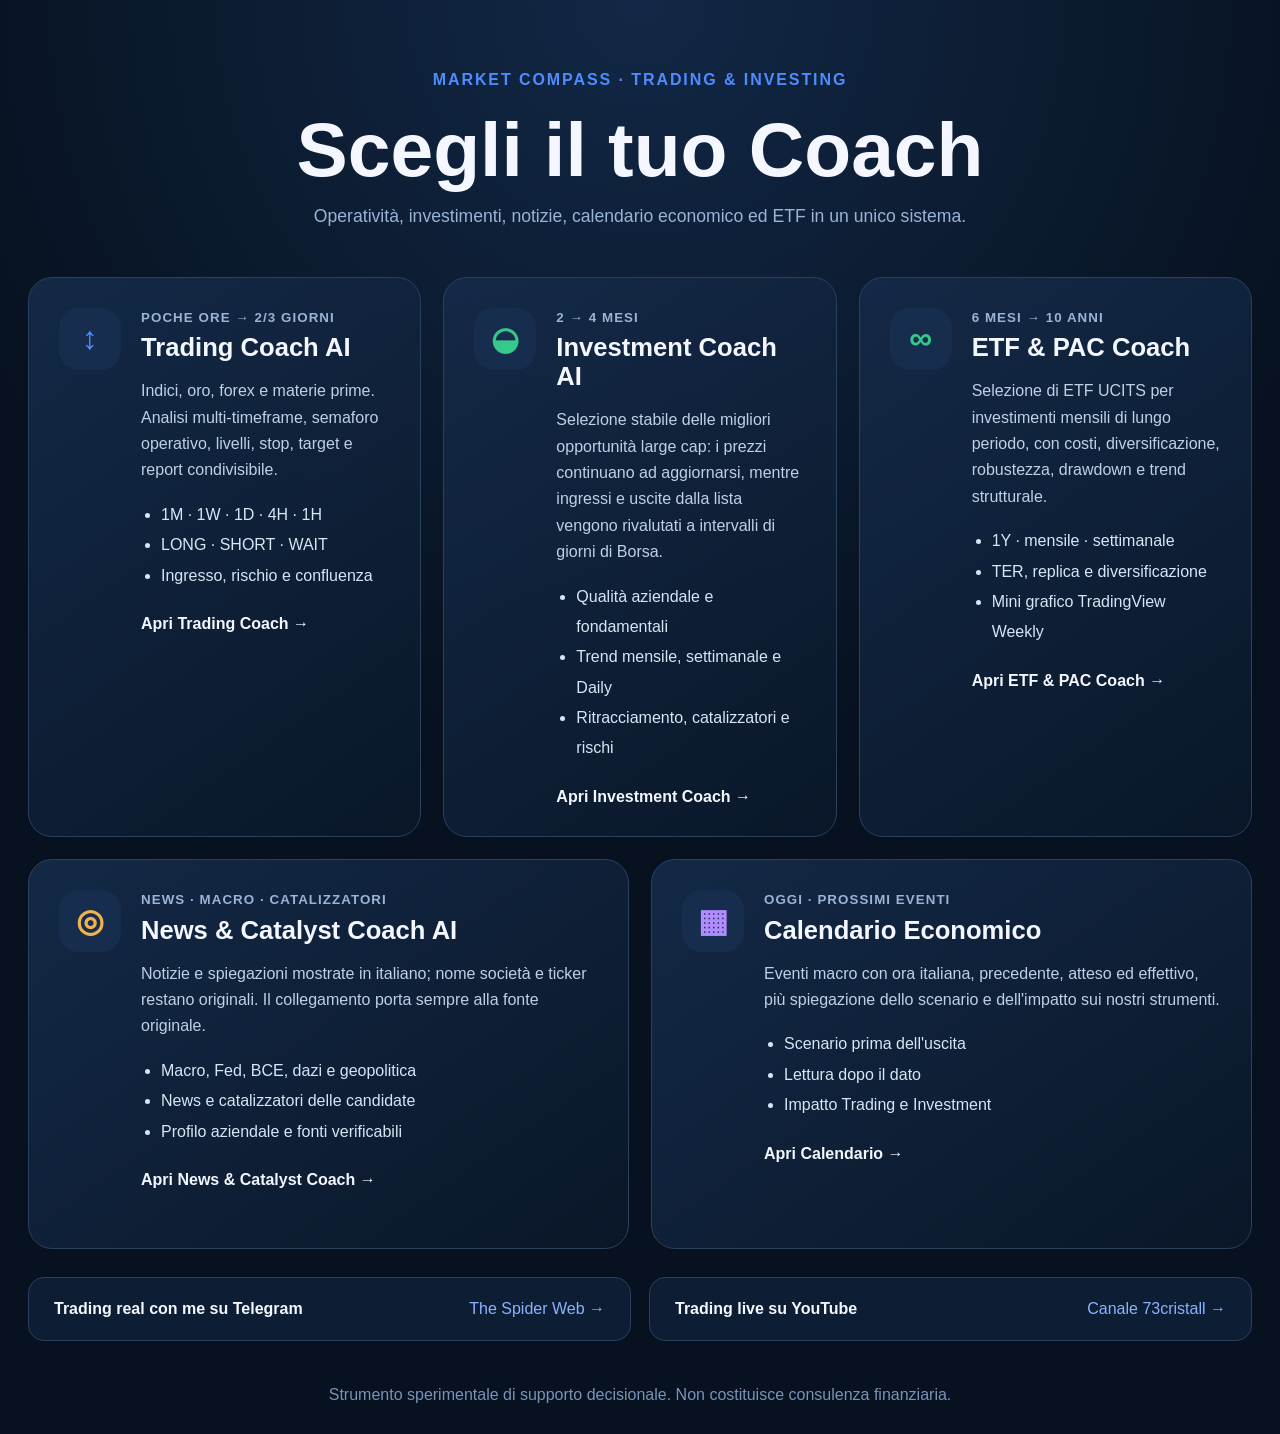
<file: index.html>
<!doctype html>
<html lang="it">
<head>
  <meta charset="utf-8">
  <meta name="viewport" content="width=device-width,initial-scale=1">
  <meta name="description" content="Market Compass: Trading Coach AI e Investment Coach AI">
  <title>Market Compass</title>
  <link rel="stylesheet" href="shared/landing.css?v=702">
</head>
<body>
<main class="landing">
  <header class="brand">
    <p>MARKET COMPASS · TRADING & INVESTING</p>
    <h1>Scegli il tuo Coach</h1>
    <span>Operatività, investimenti, notizie, calendario economico ed ETF in un unico sistema.</span>
  </header>

  <section class="coach-grid primary-grid">
    <a class="coach-card trading-card" href="trading/">
      <div class="coach-icon">↕</div>
      <div>
        <small>POCHE ORE → 2/3 GIORNI</small>
        <h2>Trading Coach AI</h2>
        <p>Indici, oro, forex e materie prime. Analisi multi-timeframe, semaforo operativo, livelli, stop, target e report condivisibile.</p>
        <ul><li>1M · 1W · 1D · 4H · 1H</li><li>LONG · SHORT · WAIT</li><li>Ingresso, rischio e confluenza</li></ul>
        <strong class="enter">Apri Trading Coach →</strong>
      </div>
    </a>

    <a class="coach-card investment-card" href="investing/">
      <div class="coach-icon">◒</div>
      <div>
        <small>2 → 4 MESI</small>
        <h2>Investment Coach AI</h2>
        <p>Selezione stabile delle migliori opportunità large cap: i prezzi continuano ad aggiornarsi, mentre ingressi e uscite dalla lista vengono rivalutati a intervalli di giorni di Borsa.</p>
        <ul><li>Qualità aziendale e fondamentali</li><li>Trend mensile, settimanale e Daily</li><li>Ritracciamento, catalizzatori e rischi</li></ul>
        <strong class="enter">Apri Investment Coach →</strong>
      </div>
    </a>

    <a class="coach-card etf-card" href="etf/">
      <div class="coach-icon">∞</div>
      <div>
        <small>6 MESI → 10 ANNI</small>
        <h2>ETF & PAC Coach</h2>
        <p>Selezione di ETF UCITS per investimenti mensili di lungo periodo, con costi, diversificazione, robustezza, drawdown e trend strutturale.</p>
        <ul><li>1Y · mensile · settimanale</li><li>TER, replica e diversificazione</li><li>Mini grafico TradingView Weekly</li></ul>
        <strong class="enter">Apri ETF & PAC Coach →</strong>
      </div>
    </a>
  </section>

  <section class="coach-grid secondary-grid">
    <a class="coach-card intelligence-card" href="intelligence/">
      <div class="coach-icon">◎</div>
      <div>
        <small>NEWS · MACRO · CATALIZZATORI</small>
        <h2>News & Catalyst Coach AI</h2>
        <p>Notizie e spiegazioni mostrate in italiano; nome società e ticker restano originali. Il collegamento porta sempre alla fonte originale.</p>
        <ul><li>Macro, Fed, BCE, dazi e geopolitica</li><li>News e catalizzatori delle candidate</li><li>Profilo aziendale e fonti verificabili</li></ul>
        <strong class="enter">Apri News & Catalyst Coach →</strong>
      </div>
    </a>

    <a class="coach-card calendar-card" href="calendar/">
      <div class="coach-icon">▦</div>
      <div>
        <small>OGGI · PROSSIMI EVENTI</small>
        <h2>Calendario Economico</h2>
        <p>Eventi macro con ora italiana, precedente, atteso ed effettivo, più spiegazione dello scenario e dell'impatto sui nostri strumenti.</p>
        <ul><li>Scenario prima dell'uscita</li><li>Lettura dopo il dato</li><li>Impatto Trading e Investment</li></ul>
        <strong class="enter">Apri Calendario →</strong>
      </div>
    </a>
  </section>

  <section class="social-links">
    <a href="https://t.me/The_Spider_Web" target="_blank" rel="noopener"><strong>Trading real con me su Telegram</strong><span>The Spider Web →</span></a>
    <a href="http://www.youtube.com/@73cristall" target="_blank" rel="noopener"><strong>Trading live su YouTube</strong><span>Canale 73cristall →</span></a>
  </section>

  <footer>Strumento sperimentale di supporto decisionale. Non costituisce consulenza finanziaria.</footer>
</main>
</body>
</html>
</file>
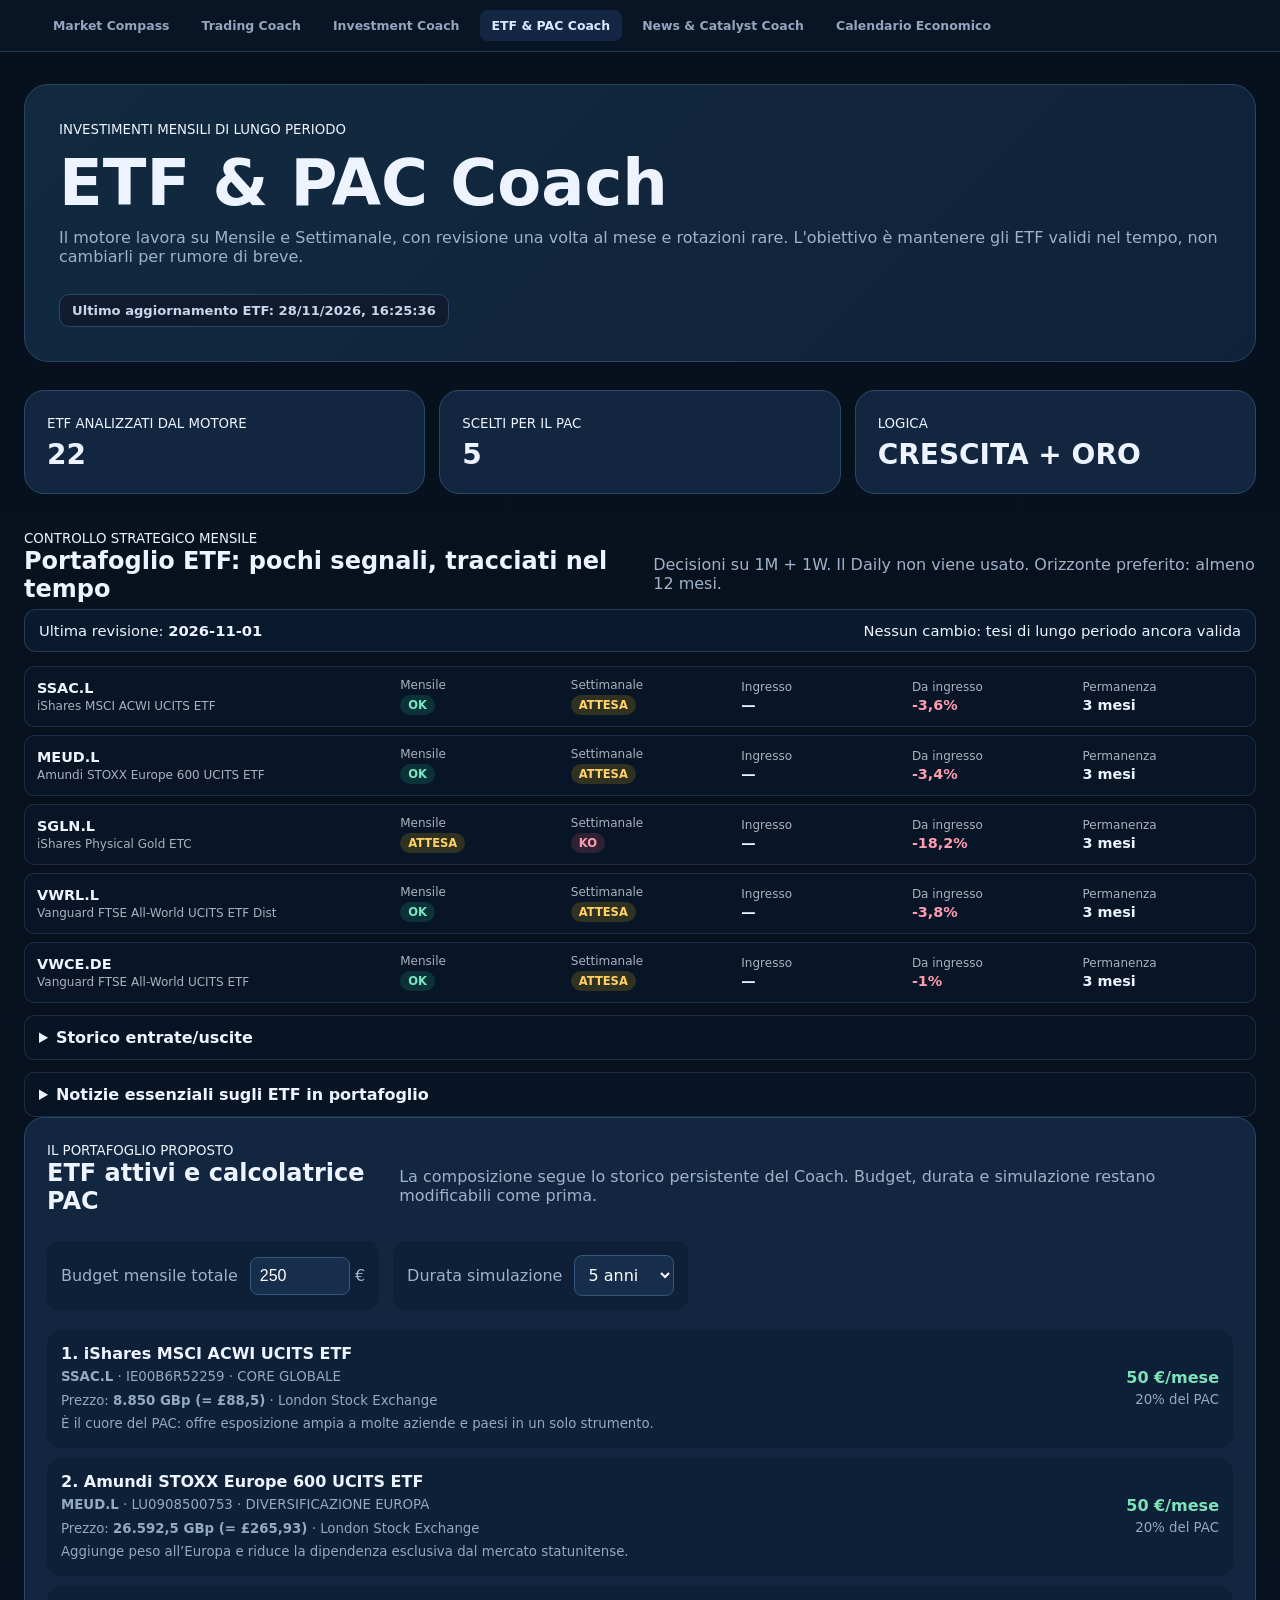
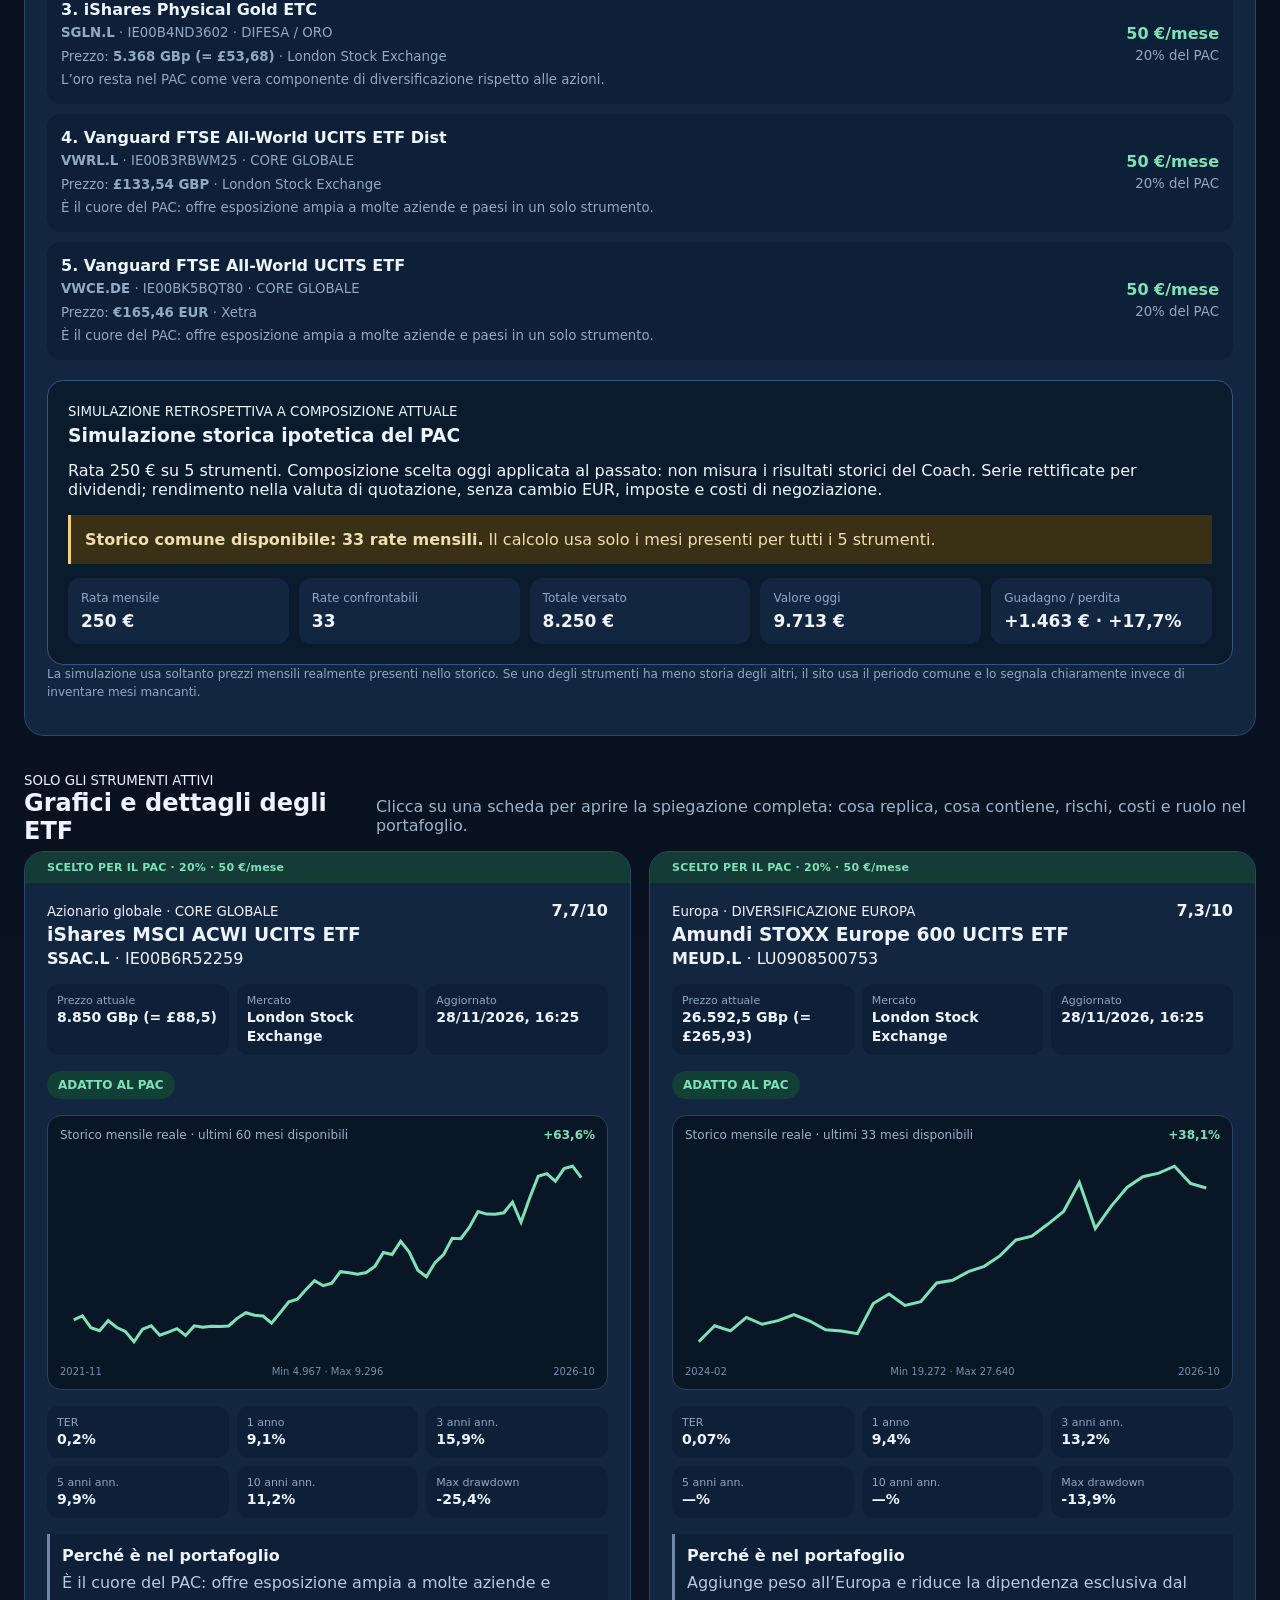
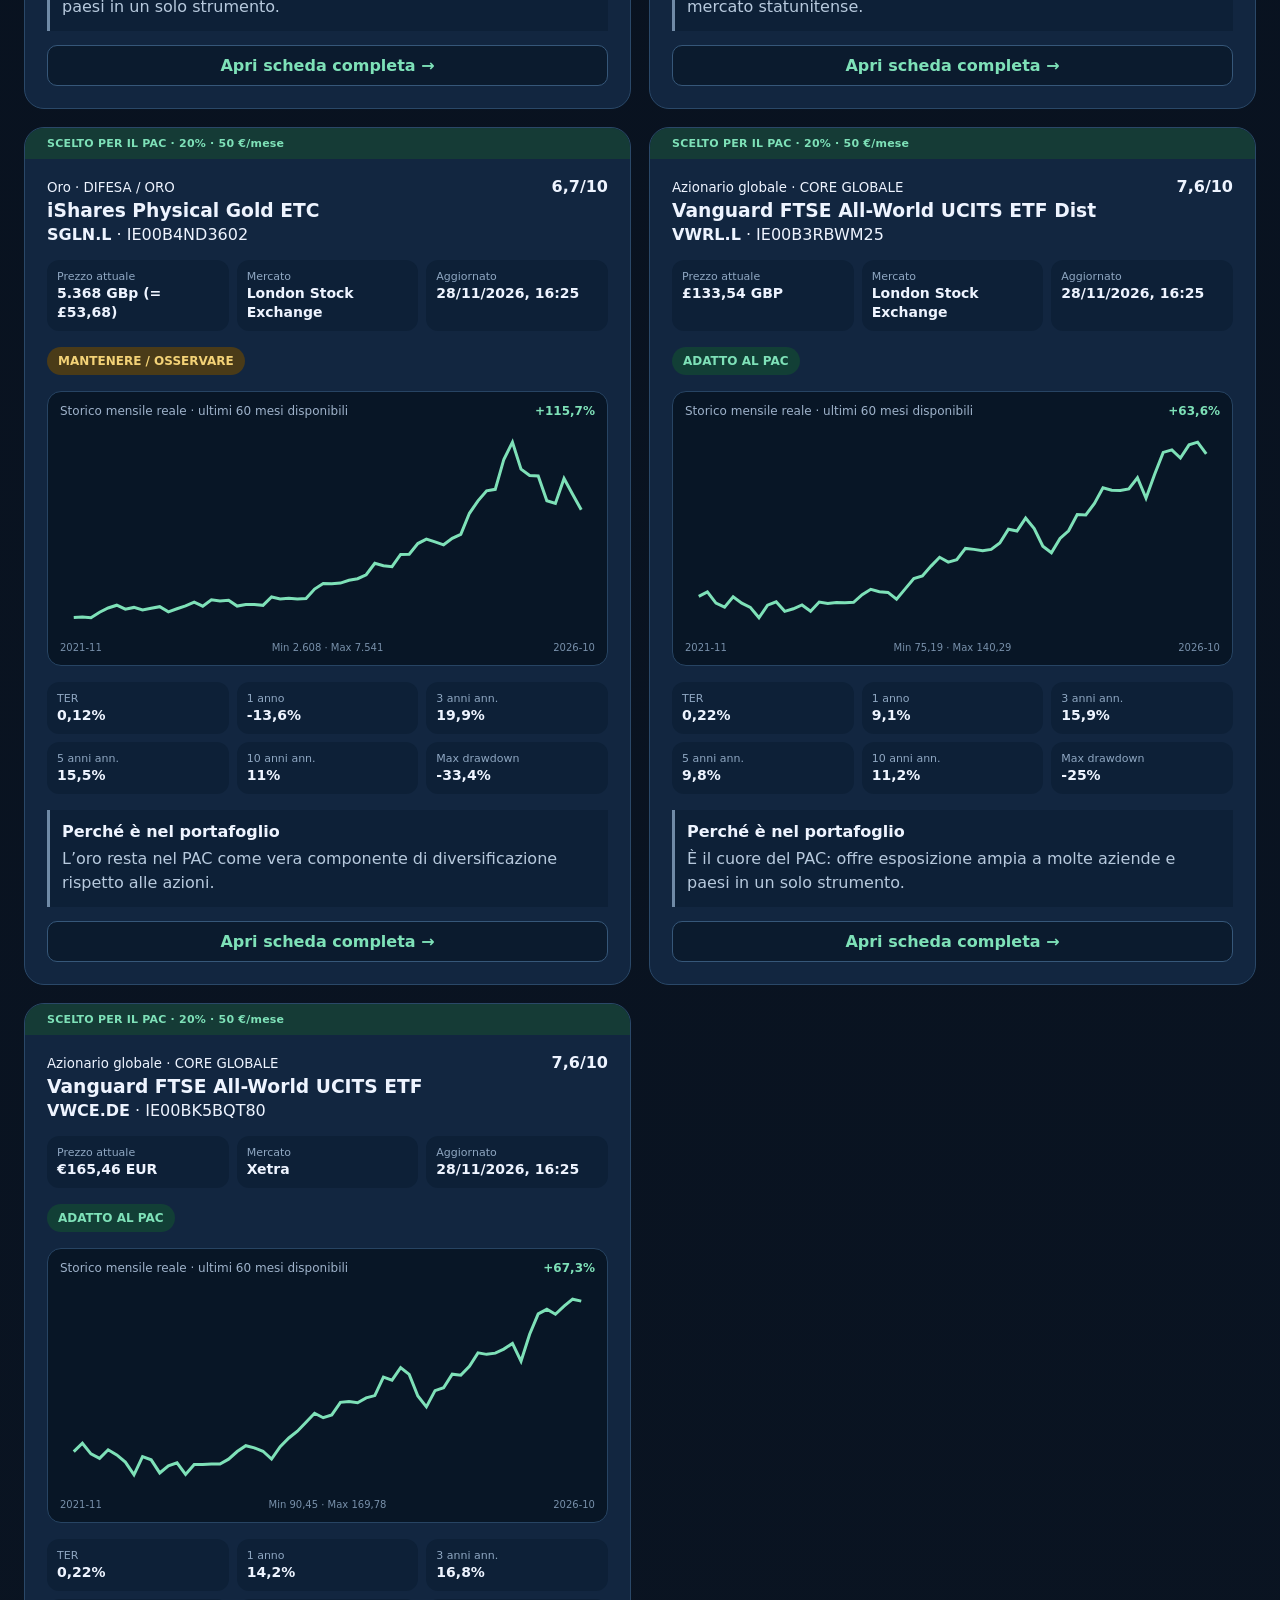
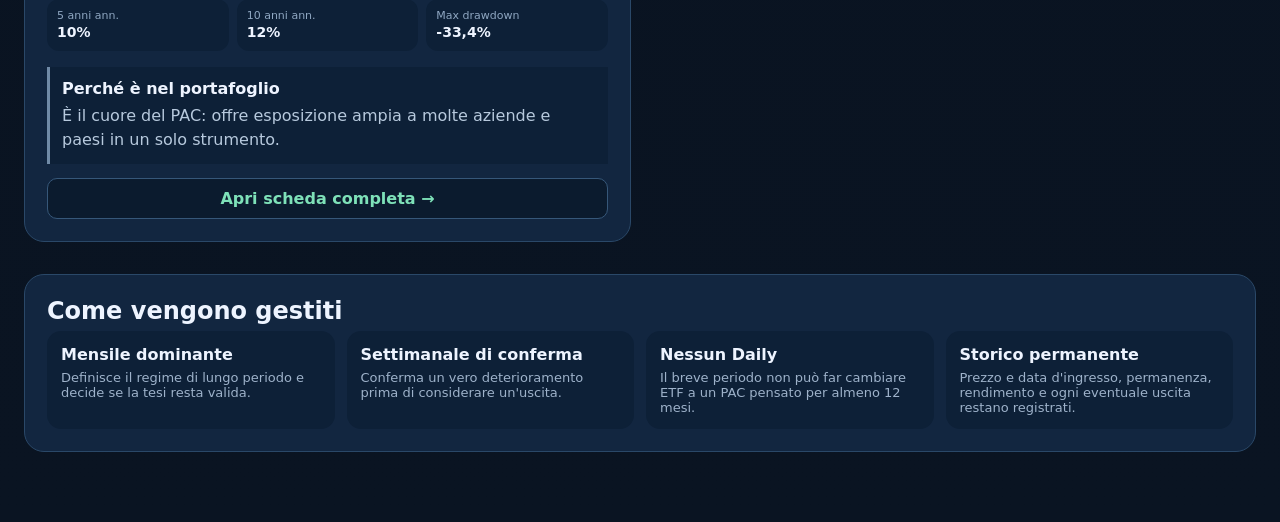
<file: etf/index.html>
<!doctype html><html lang="it"><head><meta charset="utf-8"><meta name="viewport" content="width=device-width,initial-scale=1"><title>ETF & PAC Coach · Market Compass</title><link rel="stylesheet" href="../trading/styles.css?v=521"><link rel="stylesheet" href="styles.css?v=4"><link rel="stylesheet" href="long-term.css?v=1"><style>.module-update{margin-top:12px;padding:8px 12px;border:1px solid #2d4668;border-radius:10px;background:#0f1b2e;color:#c8d7eb;font-size:.82rem;font-weight:700;display:inline-block}.module-update[data-ok="false"]{border-color:#7d3b45;color:#ffb6bf}</style></head><body><nav class="module-nav"><a href="../">Market Compass</a><a href="../trading/">Trading Coach</a><a href="../investing/">Investment Coach</a><a class="active" href="./">ETF & PAC Coach</a><a href="../intelligence/">News & Catalyst Coach</a><a href="../calendar/">Calendario Economico</a></nav><main class="etf-main"><section class="hero"><small>INVESTIMENTI MENSILI DI LUNGO PERIODO</small><h1>ETF & PAC Coach</h1><p>Il motore lavora su Mensile e Settimanale, con revisione una volta al mese e rotazioni rare. L'obiettivo è mantenere gli ETF validi nel tempo, non cambiarli per rumore di breve.</p><div class="module-update" data-module-status="etf" data-module-label="ETF">Ultimo aggiornamento ETF: caricamento…</div></section><section id="summary" class="pac-summary"></section><section id="strategyPanel"></section><section class="builder"><div class="section-title"><div><small>IL PORTAFOGLIO PROPOSTO</small><h2>ETF attivi e calcolatrice PAC</h2></div><p>La composizione segue lo storico persistente del Coach. Budget, durata e simulazione restano modificabili come prima.</p></div><div class="controls"><label>Budget mensile totale <span><input id="monthlyBudget" type="number" min="25" step="25" value="250"> €</span></label><label>Durata simulazione <select id="years"><option value="1">1 anno</option><option value="3">3 anni</option><option value="5" selected>5 anni</option><option value="10">10 anni</option></select></label></div><div id="portfolioPlan" class="portfolio-plan"></div><div id="pacSimulation" class="simulation"></div><p class="simulation-note">La simulazione usa soltanto prezzi mensili realmente presenti nello storico. Se uno degli strumenti ha meno storia degli altri, il sito usa il periodo comune e lo segnala chiaramente invece di inventare mesi mancanti.</p></section><section><div class="section-title"><div><small>SOLO GLI STRUMENTI ATTIVI</small><h2>Grafici e dettagli degli ETF</h2></div><p>Clicca su una scheda per aprire la spiegazione completa: cosa replica, cosa contiene, rischi, costi e ruolo nel portafoglio.</p></div><div id="cards" class="etf-grid"></div></section><section class="method"><h2>Come vengono gestiti</h2><div class="method-grid"><div><strong>Mensile dominante</strong><span>Definisce il regime di lungo periodo e decide se la tesi resta valida.</span></div><div><strong>Settimanale di conferma</strong><span>Conferma un vero deterioramento prima di considerare un'uscita.</span></div><div><strong>Nessun Daily</strong><span>Il breve periodo non può far cambiare ETF a un PAC pensato per almeno 12 mesi.</span></div><div><strong>Storico permanente</strong><span>Prezzo e data d'ingresso, permanenza, rendimento e ogni eventuale uscita restano registrati.</span></div></div></section></main><dialog id="etfDialog" class="etf-dialog"><button type="button" id="closeEtfDialog" class="dialog-close" aria-label="Chiudi">×</button><div id="etfDialogContent"></div></dialog><script src="app.js?v=4"></script><script src="long-term.js?v=1"></script><script src="../module-status.js?v=1"></script><script>(function(){const d=document.getElementById('etfDialog'),x=document.getElementById('closeEtfDialog');function close(e){if(e){e.preventDefault();e.stopPropagation();}if(d&&d.open)d.close();}if(x){x.addEventListener('click',close);x.addEventListener('pointerup',close);}if(d)d.addEventListener('click',e=>{if(e.target===d)close(e)});document.addEventListener('keydown',e=>{if(e.key==='Escape'&&d?.open)close(e)});})();</script></body></html>
</file>
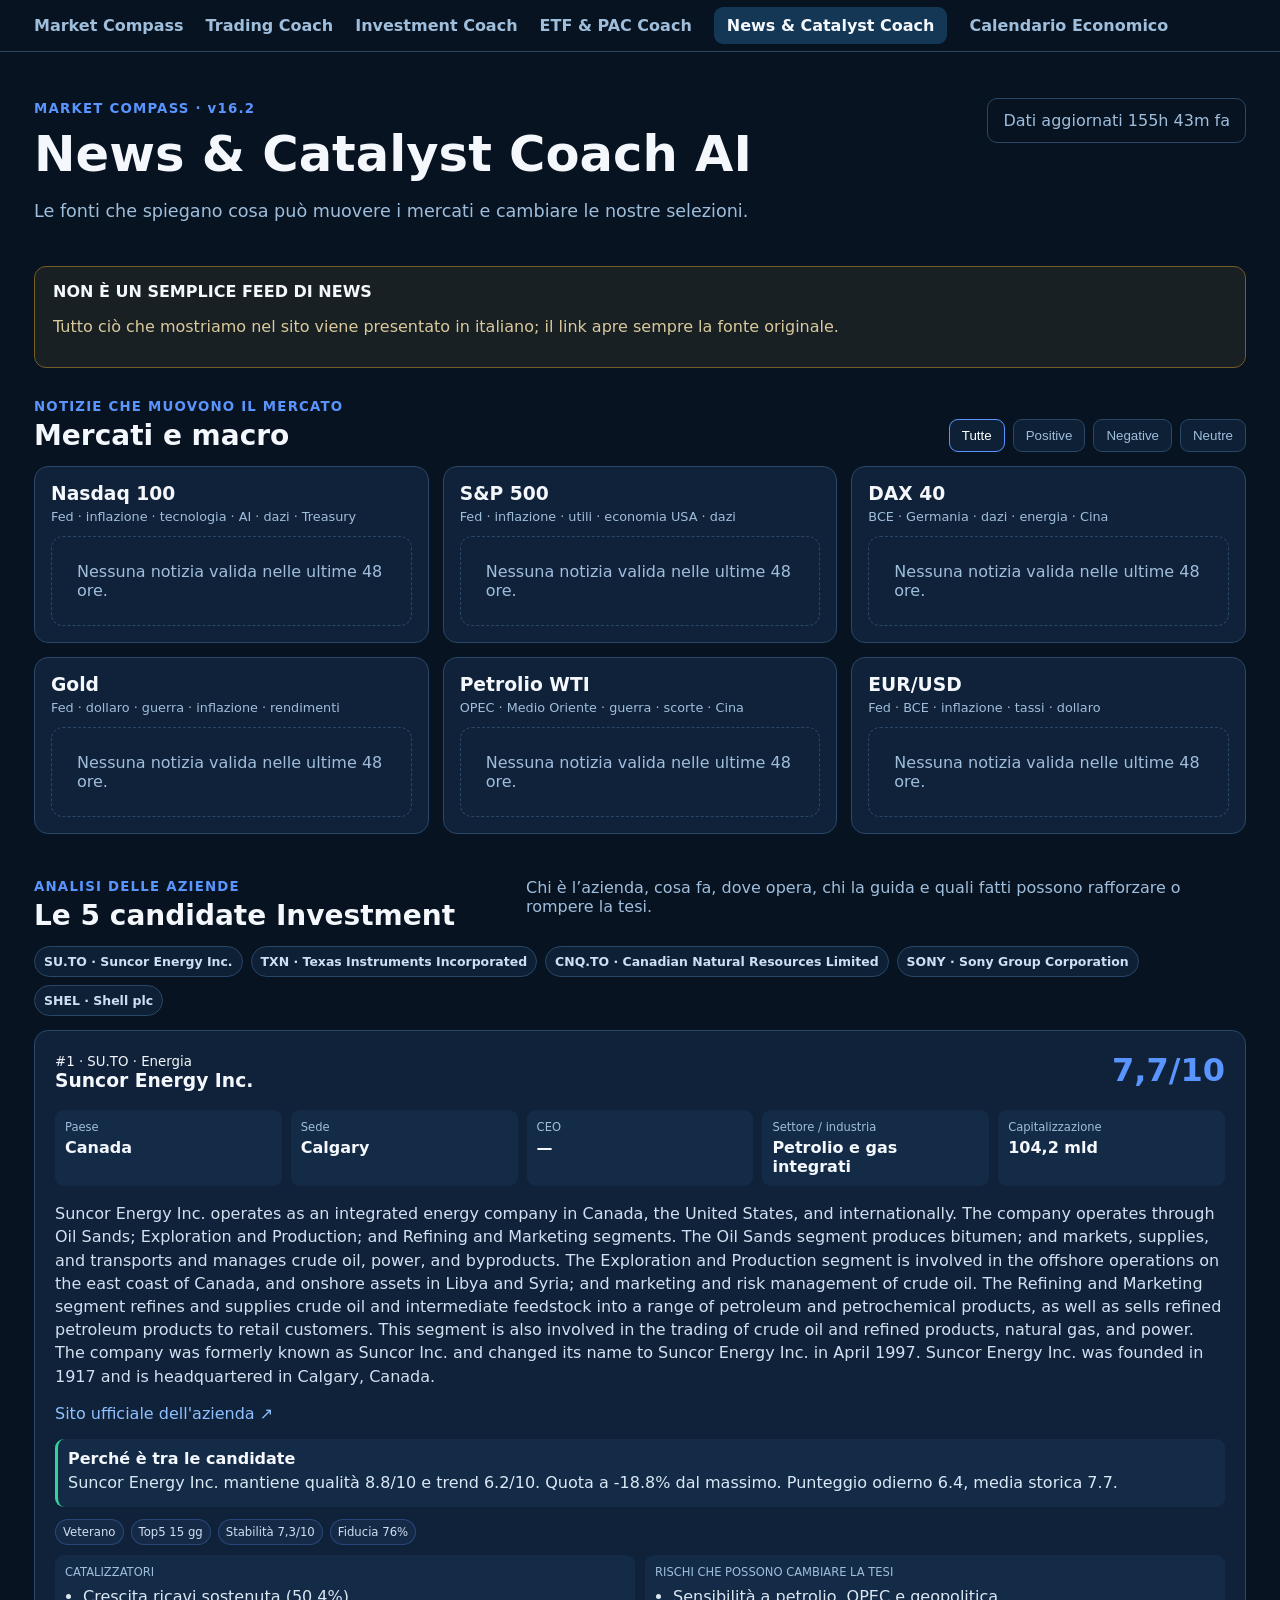
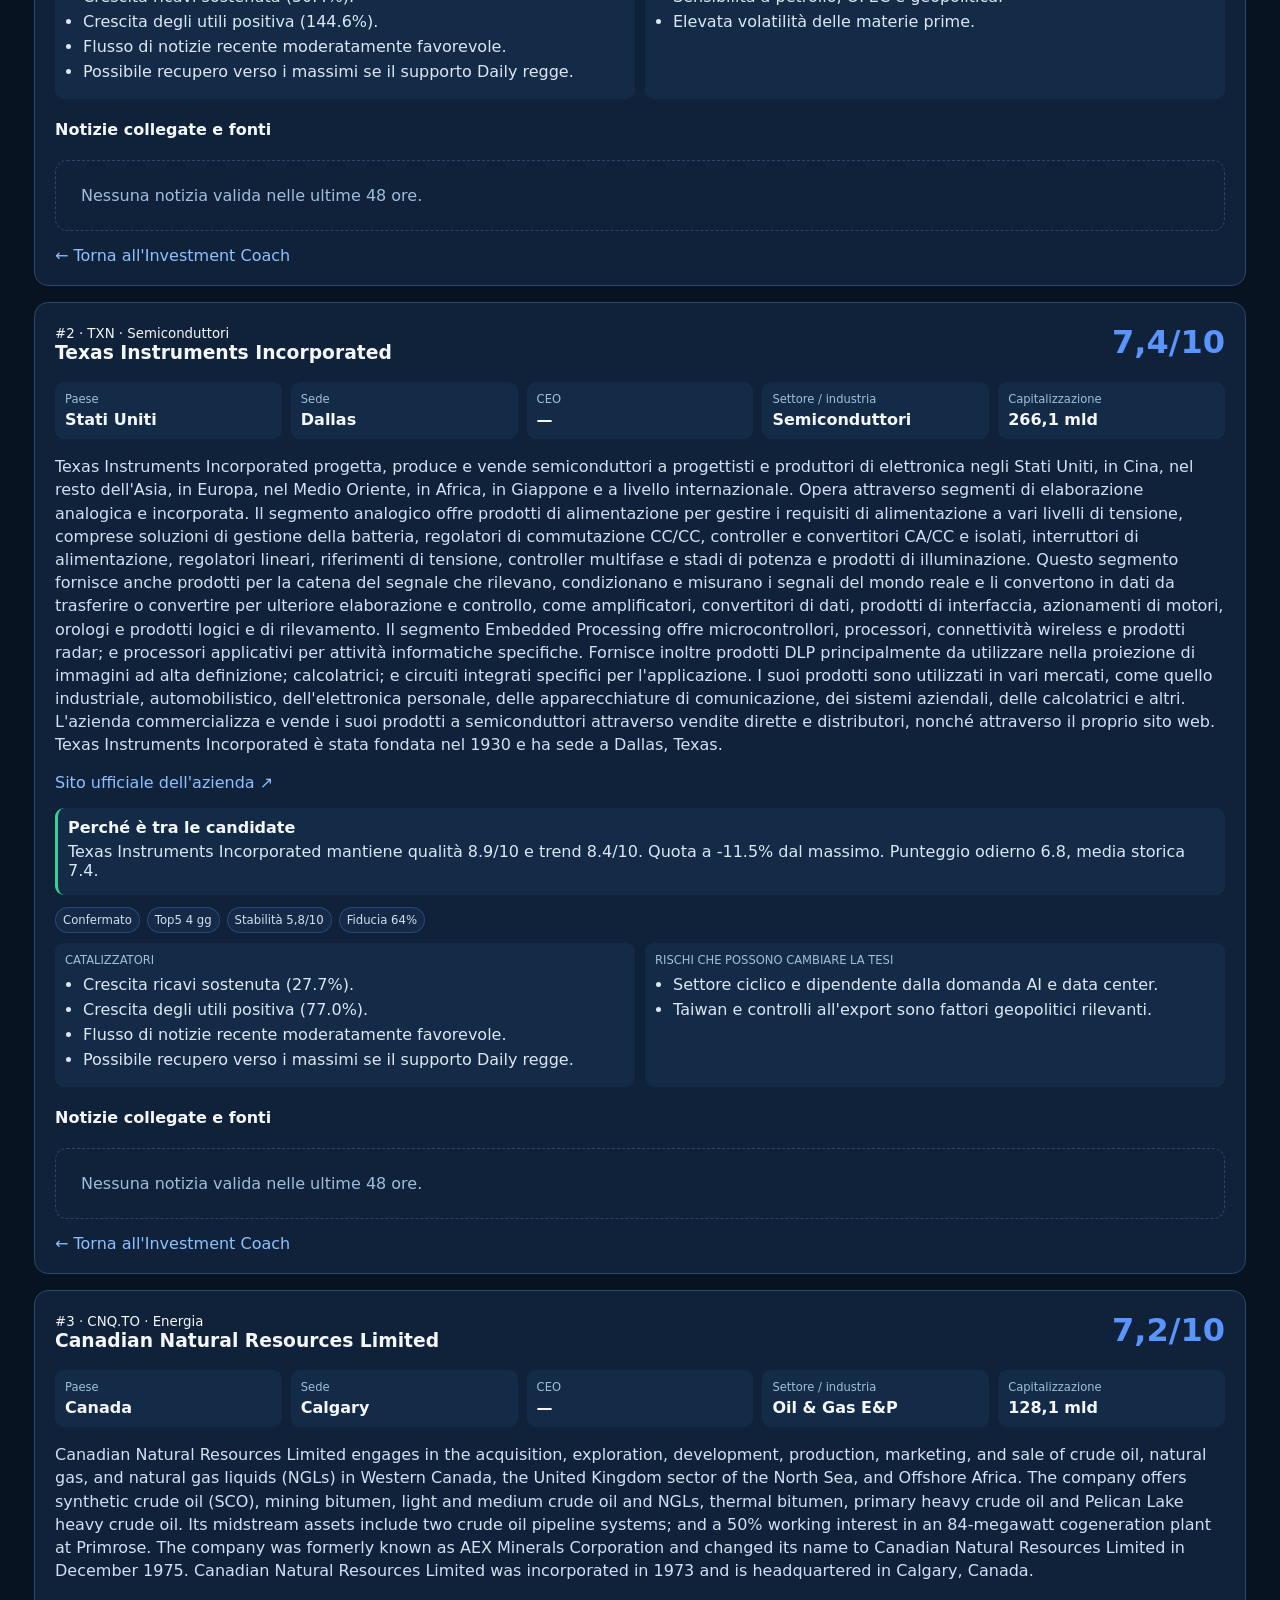
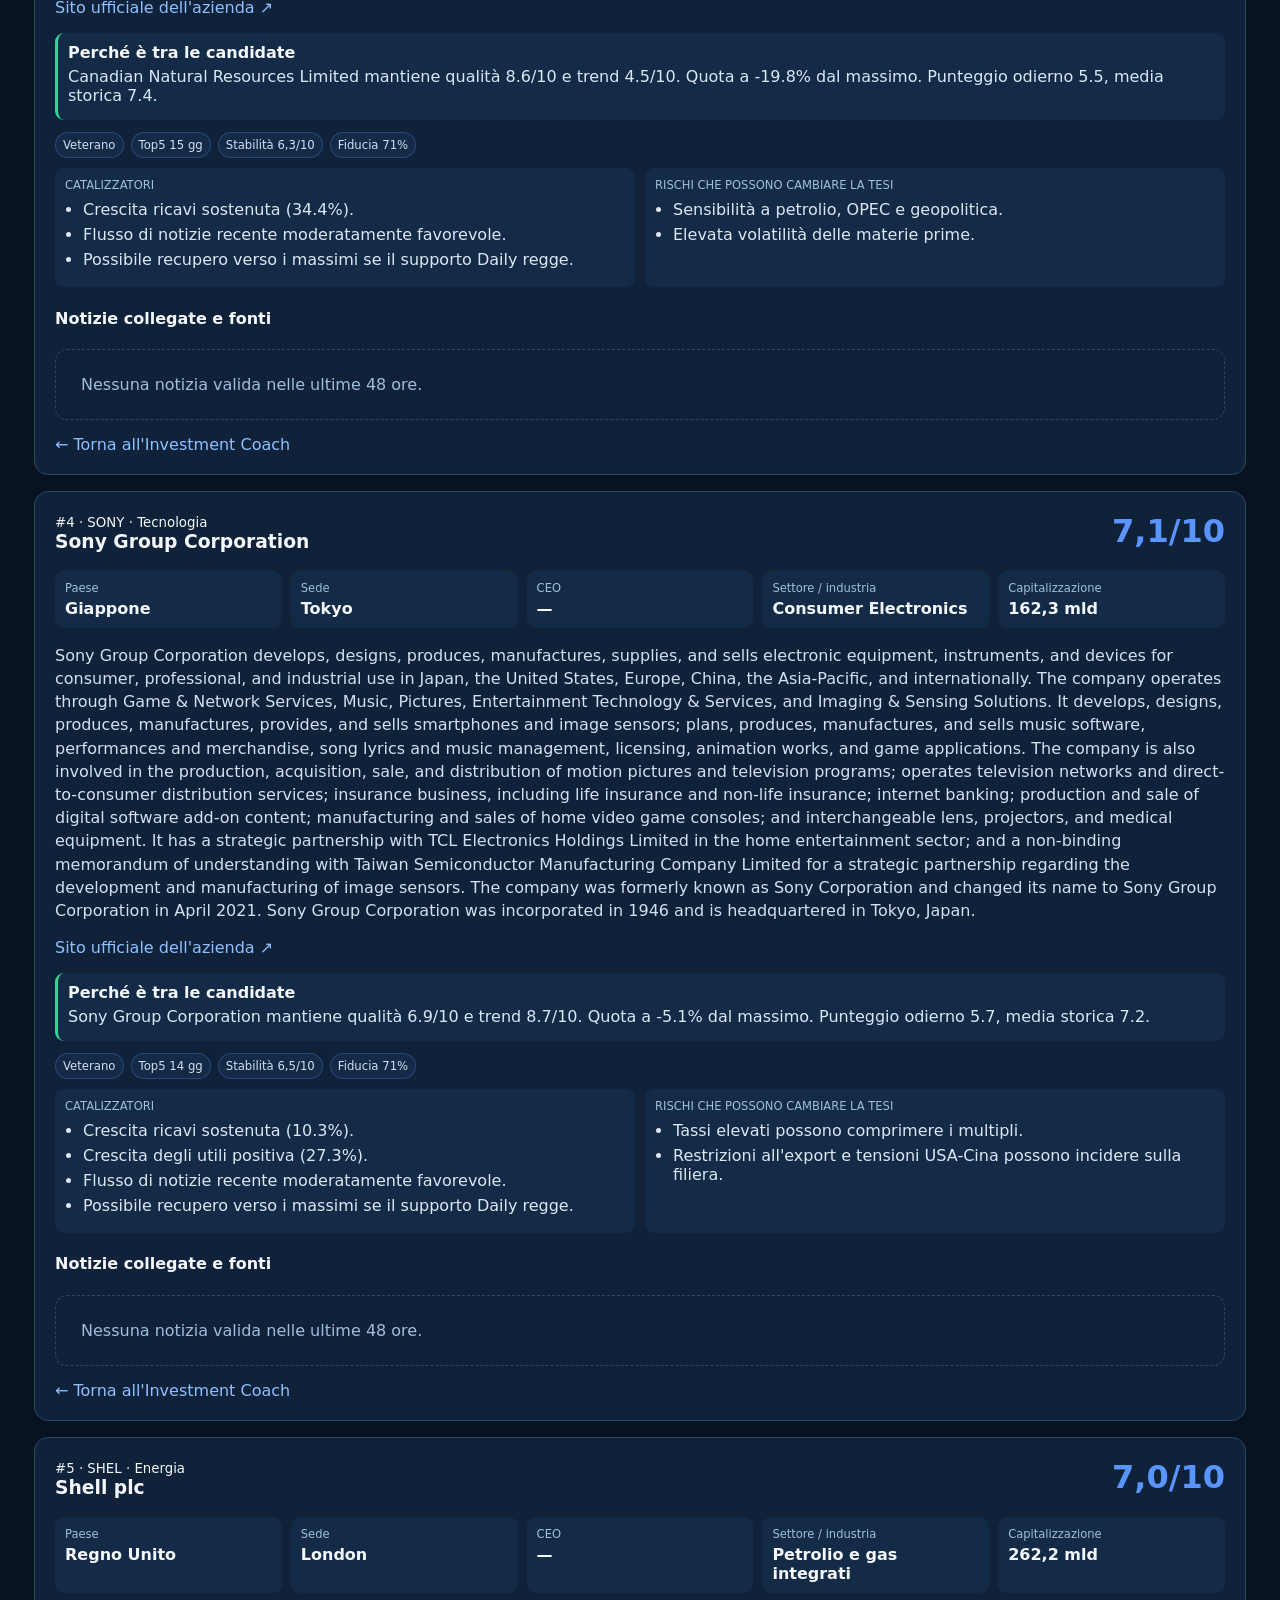
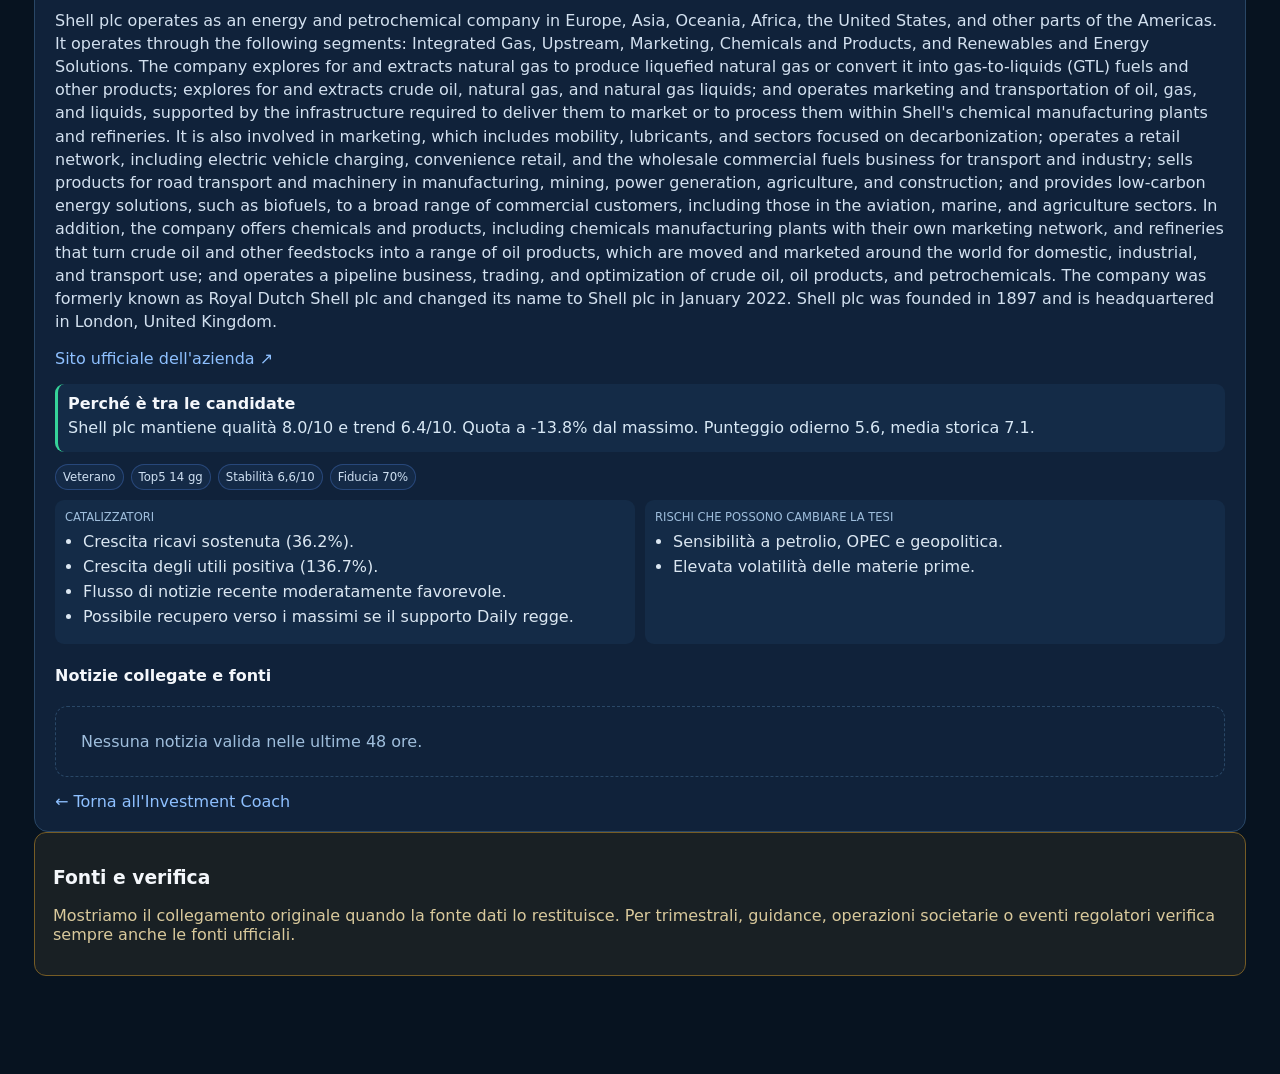
<file: intelligence/index.html>
<!doctype html><html lang="it"><head><meta charset="utf-8"><meta name="viewport" content="width=device-width,initial-scale=1"><title>News & Catalyst Coach AI</title><link rel="stylesheet" href="styles.css"></head><body><header class="topnav"><a href="../">Market Compass</a><a href="../trading/">Trading Coach</a><a href="../investing/">Investment Coach</a><a href="../etf/">ETF & PAC Coach</a><a class="active" href="./">News & Catalyst Coach</a><a href="../calendar/">Calendario Economico</a></header><main><section class="hero"><div><small>MARKET COMPASS · v16.2</small><h1>News & Catalyst Coach AI</h1><p>Le fonti che spiegano cosa può muovere i mercati e cambiare le nostre selezioni.</p></div><div id="freshness" class="freshness">Caricamento dati…</div></section><section class="intro"><strong>NON È UN SEMPLICE FEED DI NEWS</strong><p>Tutto ciò che mostriamo nel sito viene presentato in italiano; il link apre sempre la fonte originale.</p></section><section><div class="section-title"><div><small>NOTIZIE CHE MUOVONO IL MERCATO</small><h2>Mercati e macro</h2></div><div class="filters"><button class="filter active" data-filter="ALL">Tutte</button><button class="filter" data-filter="POSITIVE">Positive</button><button class="filter" data-filter="NEGATIVE">Negative</button><button class="filter" data-filter="NEUTRAL">Neutre</button></div></div><div id="marketNews" class="grid"></div></section><section><div class="section-title"><div><small>ANALISI DELLE AZIENDE</small><h2>Le 5 candidate Investment</h2></div><p>Chi è l’azienda, cosa fa, dove opera, chi la guida e quali fatti possono rafforzare o rompere la tesi.</p></div><div id="companyQuickNav" class="company-quick-nav"></div><div id="companyIntel" class="company-list"></div></section><section class="sources-note"><h3>Fonti e verifica</h3><p>Mostriamo il collegamento originale quando la fonte dati lo restituisce. Per trimestrali, guidance, operazioni societarie o eventi regolatori verifica sempre anche le fonti ufficiali.</p></section></main><script src="app.js?v=1501"></script></body></html>
</file>
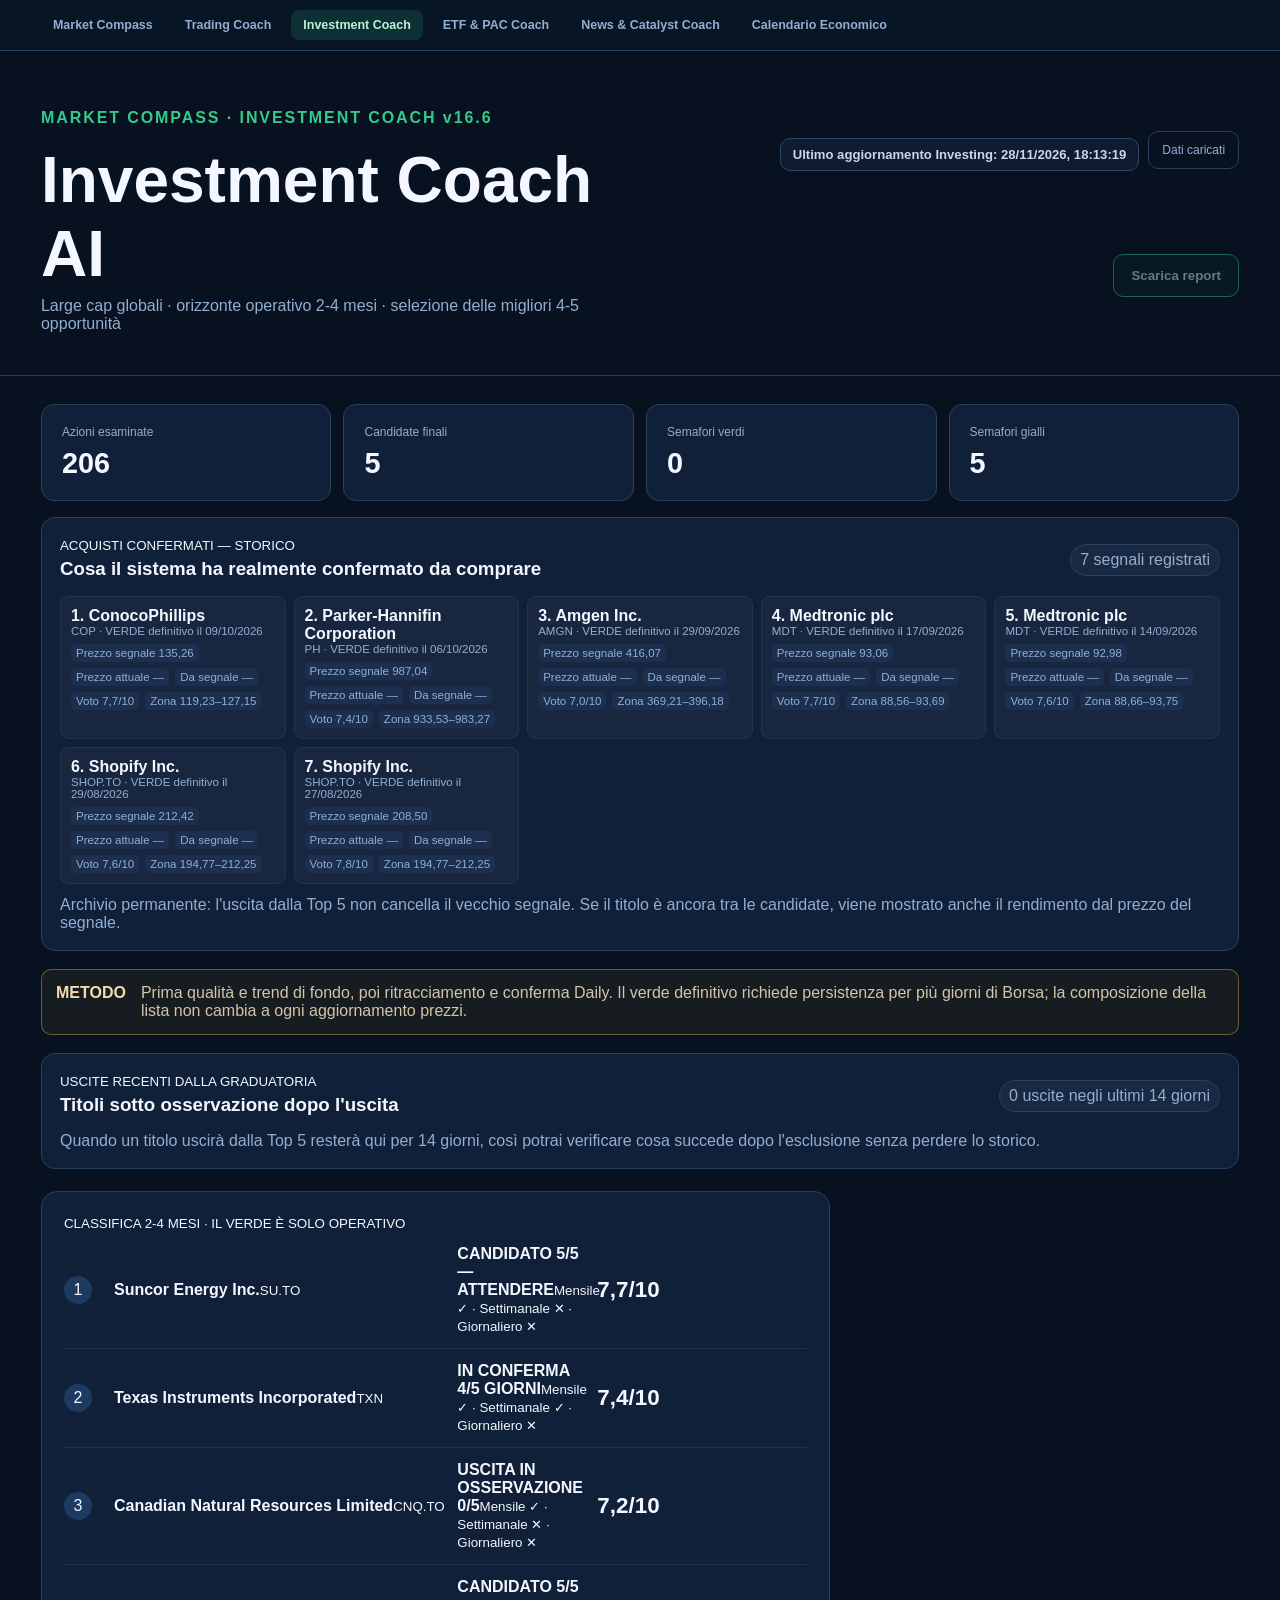
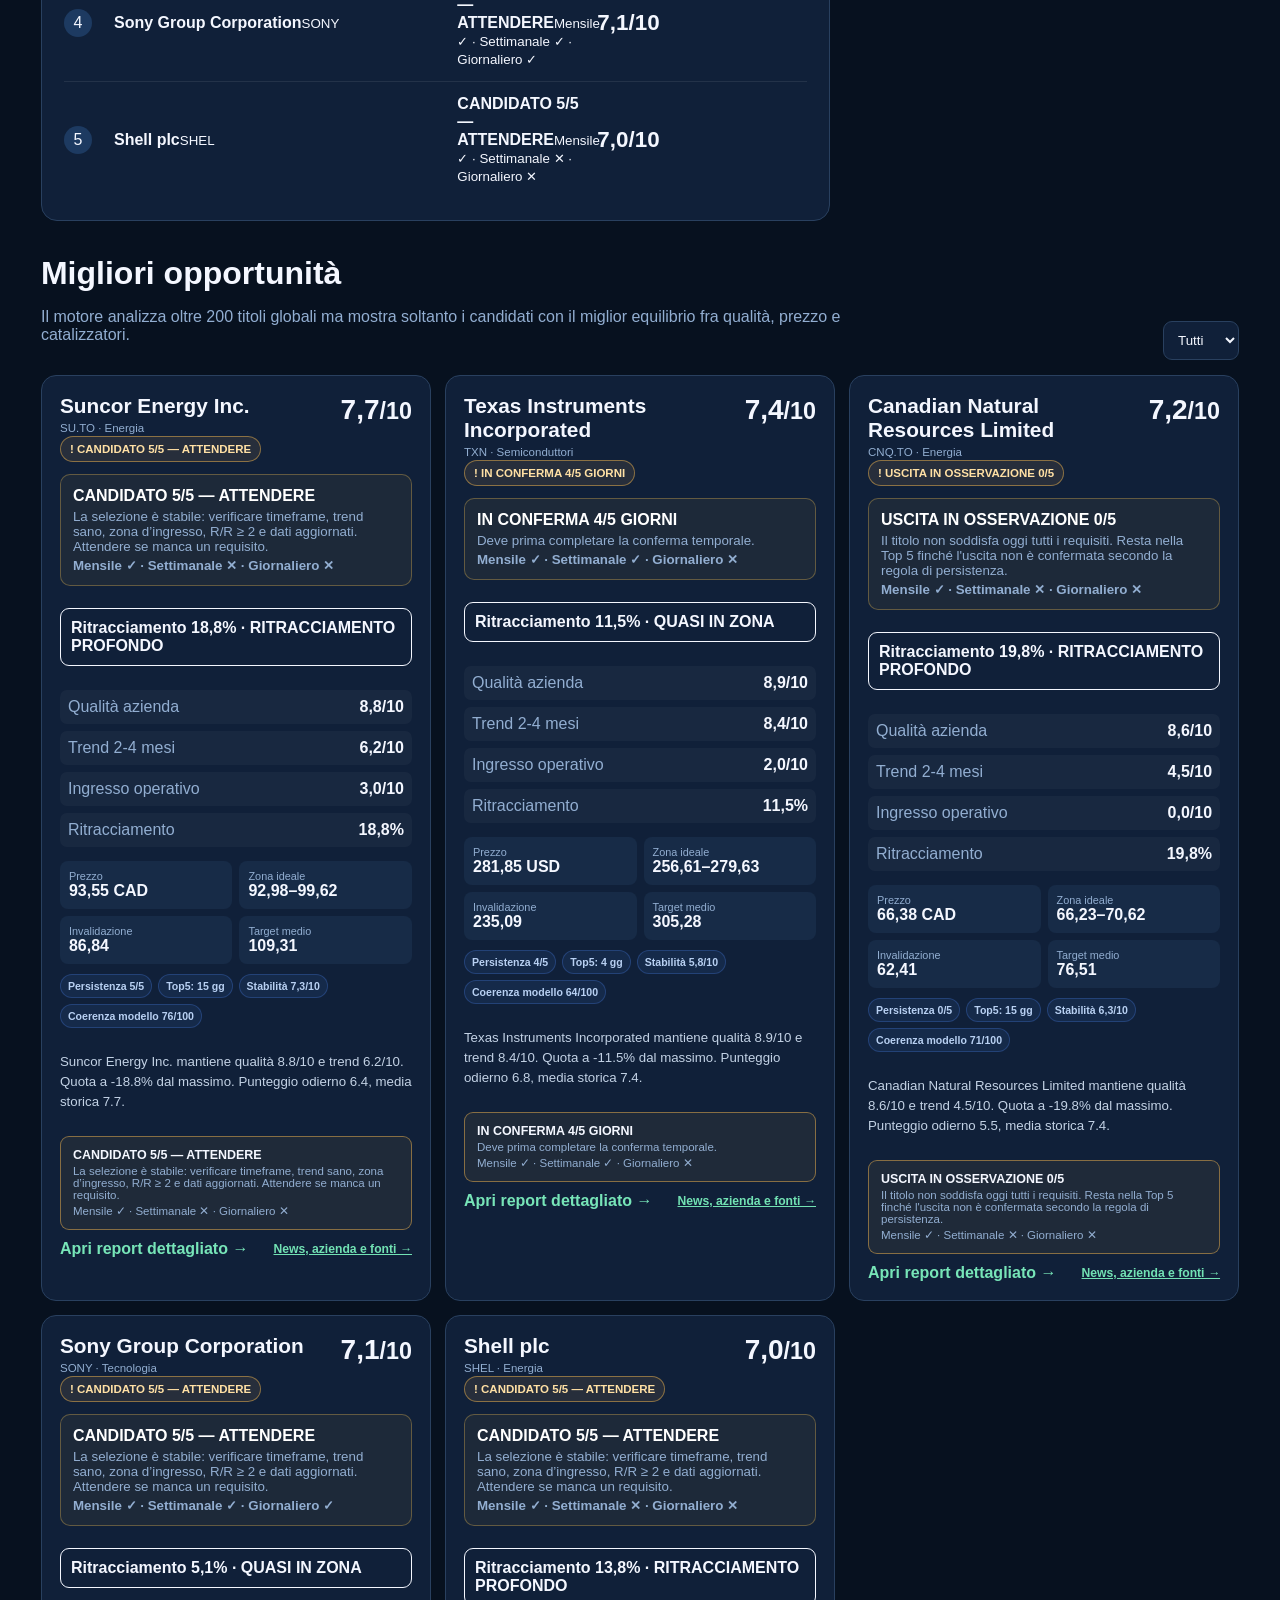
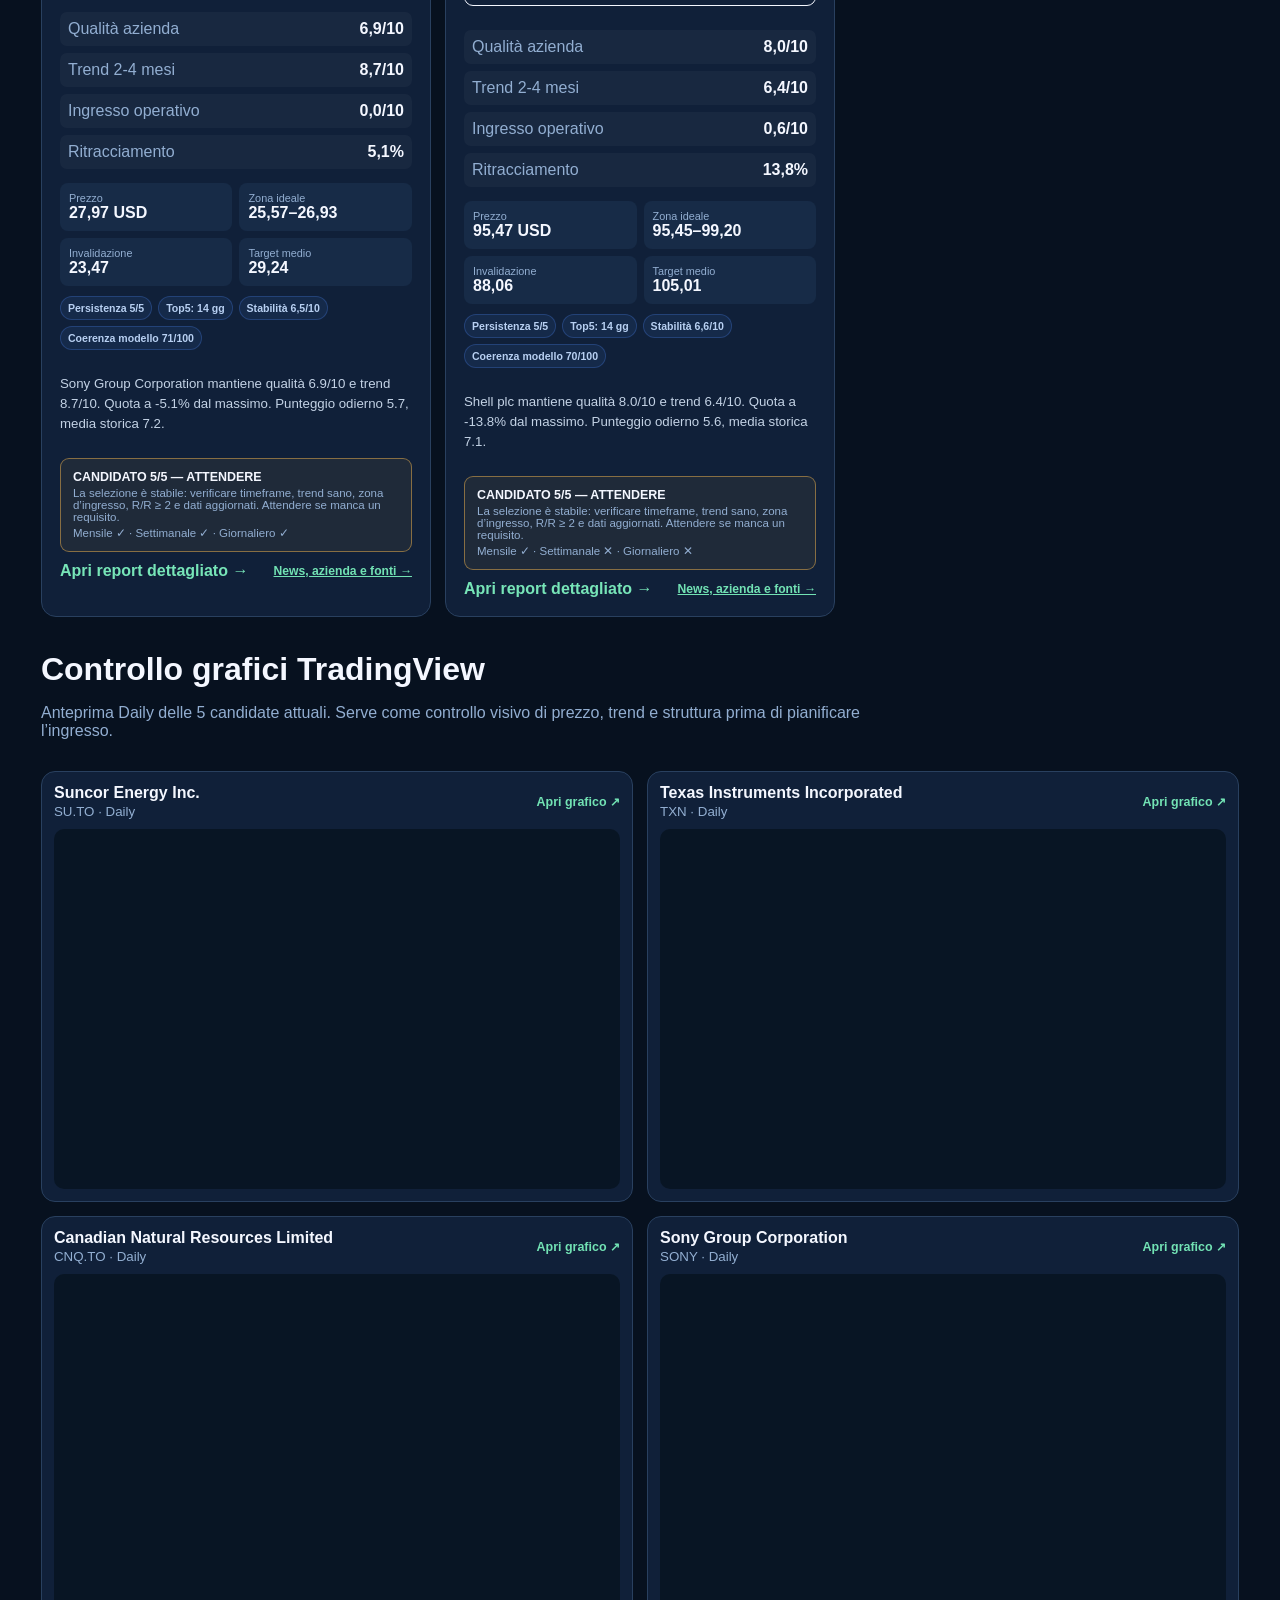
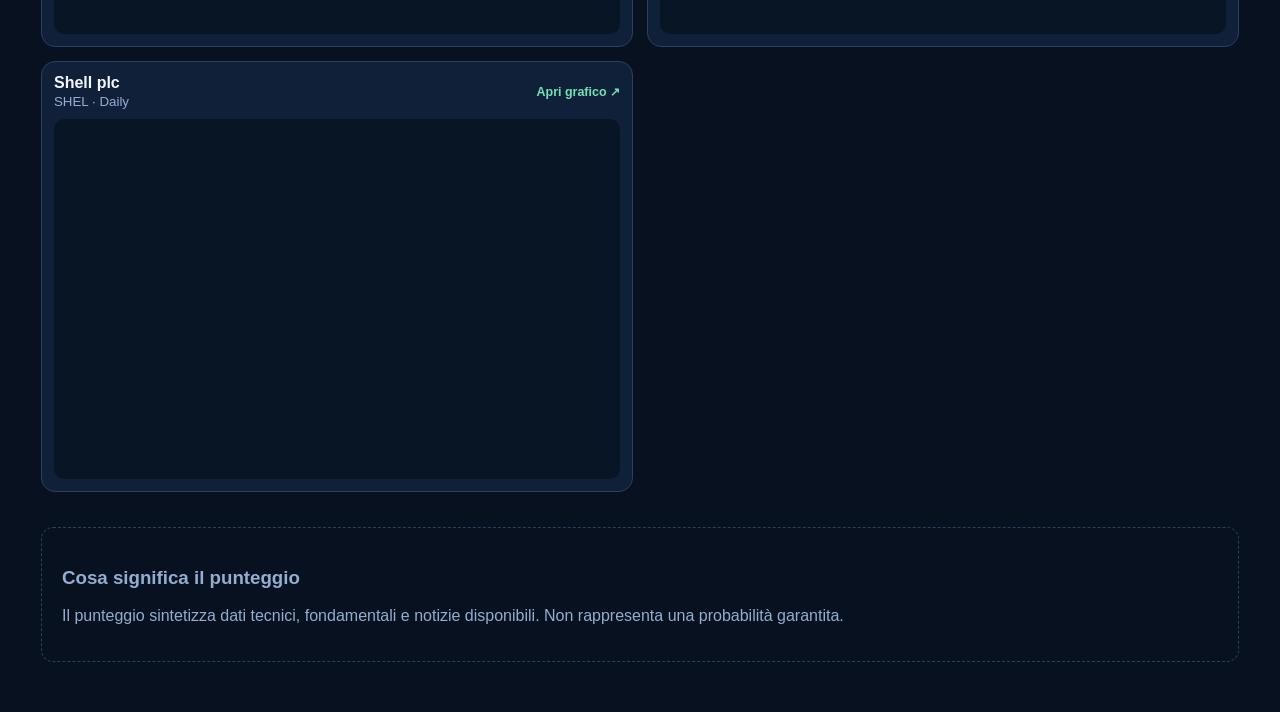
<file: investing/index.html>
<!doctype html>
<html lang="it">
<head><meta charset="utf-8"><meta name="viewport" content="width=device-width,initial-scale=1"><title>Investment Coach AI</title><link rel="stylesheet" href="styles.css?v=603"><style>.module-update{margin-top:8px;padding:8px 12px;border:1px solid #2d4668;border-radius:10px;background:#0f1b2e;color:#c8d7eb;font-size:.82rem;font-weight:700}.module-update[data-ok="false"]{border-color:#7d3b45;color:#ffb6bf}</style></head>
<body>
<nav class="module-nav"><a href="../">Market Compass</a><a href="../trading/">Trading Coach</a><a class="active" href="./">Investment Coach</a><a href="../etf/">ETF & PAC Coach</a><a href="../intelligence/">News & Catalyst Coach</a><a href="../calendar/">Calendario Economico</a></nav>
<header class="hero"><div><p>MARKET COMPASS · INVESTMENT COACH v16.6</p><h1>Investment Coach AI</h1><span>Large cap globali · orizzonte operativo 2-4 mesi · selezione delle migliori 4-5 opportunità</span></div><div class="hero-actions"><div class="module-update" data-module-status="investing" data-module-label="Investing">Ultimo aggiornamento Investing: caricamento…</div><div id="freshness" class="freshness">Caricamento dati…</div><button id="reportBtn" disabled>Scarica report</button></div></header>
<main>
<section class="stats"><div><span>Azioni esaminate</span><strong id="screenedCount">0</strong></div><div><span>Candidate finali</span><strong id="candidateCount">0</strong></div><div><span>Semafori verdi</span><strong id="greenCount">0</strong></div><div><span>Semafori gialli</span><strong id="yellowCount">0</strong></div></section>
<section id="confirmedSignalHistory" class="history-panel"><div class="history-box"><div class="history-head"><div><small>ACQUISTI CONFERMATI — STORICO</small><h3>Segnali verdi definitivi</h3></div><div class="history-summary"><span>Caricamento…</span></div></div><p class="history-exit">Qui restano salvati i titoli che il sistema ha realmente confermato come acquistabili, anche dopo l'uscita dalla Top 5.</p></div></section>
<section class="method"><strong>METODO</strong><span>Prima qualità e trend di fondo, poi ritracciamento e conferma Daily. Il verde definitivo richiede persistenza per più giorni di Borsa; la composizione della lista non cambia a ogni aggiornamento prezzi.</span></section>
<section id="changePanel" class="change-panel"></section><section id="historyPanel" class="history-panel"></section><section id="validationPanel" class="validation-panel"></section><section id="topArea" class="top-area"><div class="loading">Analizzo l’universo large cap…</div></section>
<section class="section-heading"><div><h2>Migliori opportunità</h2><p>Il motore analizza oltre 200 titoli globali ma mostra soltanto i candidati con il miglior equilibrio fra qualità, prezzo e catalizzatori.</p></div><select id="statusFilter"><option value="ALL">Tutti</option><option value="GREEN">Verdi</option><option value="YELLOW">Gialli</option><option value="RED">Rossi</option></select></section>
<section id="cards" class="cards"></section>
<section class="tv-invest-section"><div class="section-heading"><div><h2>Controllo grafici TradingView</h2><p>Anteprima Daily delle 5 candidate attuali. Serve come controllo visivo di prezzo, trend e struttura prima di pianificare l’ingresso.</p></div></div><div id="investmentTradingView" class="tv-invest-grid"><div class="loading">Carico i grafici TradingView…</div></div></section>
<section class="limitations"><h3>Cosa significa il punteggio</h3><p>Il punteggio sintetizza dati tecnici, fondamentali e notizie disponibili. Non rappresenta una probabilità garantita.</p></section>
</main>
<dialog id="detailDialog"><button type="button" class="close" id="closeDialog" aria-label="Chiudi">×</button><div id="detailContent"></div></dialog>
<script src="app.js?v=1010"></script><script src="signal-history.js?v=2"></script><script src="recent-exits.js?v=1"></script><script src="tradingview.js?v=1"></script><script src="../module-status.js?v=1"></script>
<script>
(function(){
  const dialog=document.getElementById('detailDialog');
  const close=document.getElementById('closeDialog');
  function closeDetail(e){if(e){e.preventDefault();e.stopPropagation();}if(dialog&&dialog.open)dialog.close();}
  close.addEventListener('click',closeDetail);
  close.addEventListener('pointerup',closeDetail);
  dialog.addEventListener('click',function(e){if(e.target===dialog)closeDetail(e);});
  document.addEventListener('keydown',function(e){if(e.key==='Escape'&&dialog.open)closeDetail(e);});
  function syncHeaderStats(){
    try{
      if(!Array.isArray(candidates)||!candidates.length)return false;
      const greens=candidates.filter(i=>phase(i).status==='GREEN').length;
      const yellows=candidates.filter(i=>phase(i).status==='YELLOW').length;
      const screened=Number(payload?.screenedCount ?? payload?.screened ?? payload?.universeSize ?? payload?.totalAnalyzed ?? candidates.length);
      document.getElementById('screenedCount').textContent=Number.isFinite(screened)?screened:candidates.length;
      document.getElementById('candidateCount').textContent=candidates.length;
      document.getElementById('greenCount').textContent=greens;
      document.getElementById('yellowCount').textContent=yellows;
      const fresh=document.getElementById('freshness');
      if(fresh&&fresh.textContent.includes('Caricamento')) fresh.textContent='Dati caricati';
      return true;
    }catch(_){return false;}
  }
  let attempts=0;
  const statsTimer=setInterval(()=>{attempts++;if(syncHeaderStats()||attempts>40)clearInterval(statsTimer);},150);
  if(!location.hash){
    let userMoved=false;
    const mark=()=>{userMoved=true;};
    ['wheel','touchstart','pointerdown','keydown'].forEach(ev=>window.addEventListener(ev,mark,{once:true,passive:true}));
    window.scrollTo(0,0);
    const guard=setInterval(()=>{if(userMoved){clearInterval(guard);return;}if(window.scrollY>40)window.scrollTo(0,0);},180);
    setTimeout(()=>clearInterval(guard),3200);
  }
})();
</script>
</body></html>
</file>
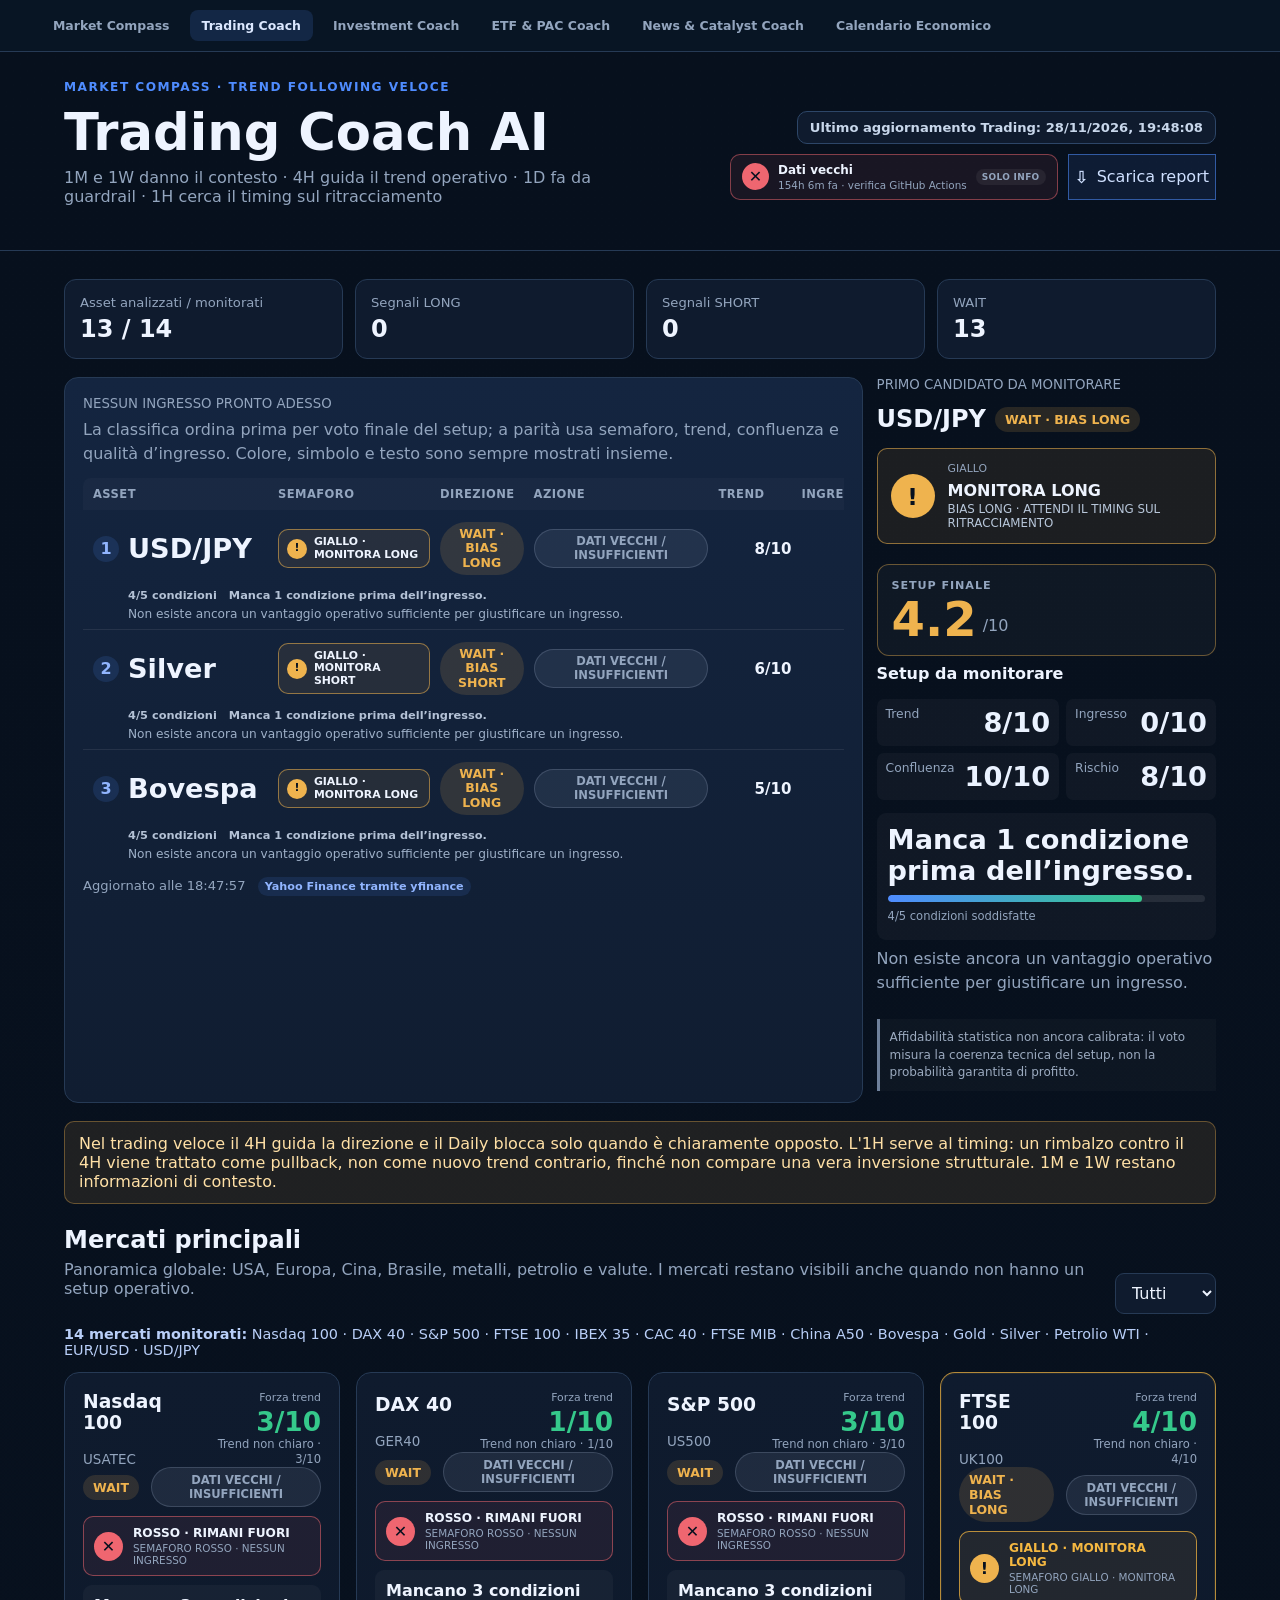
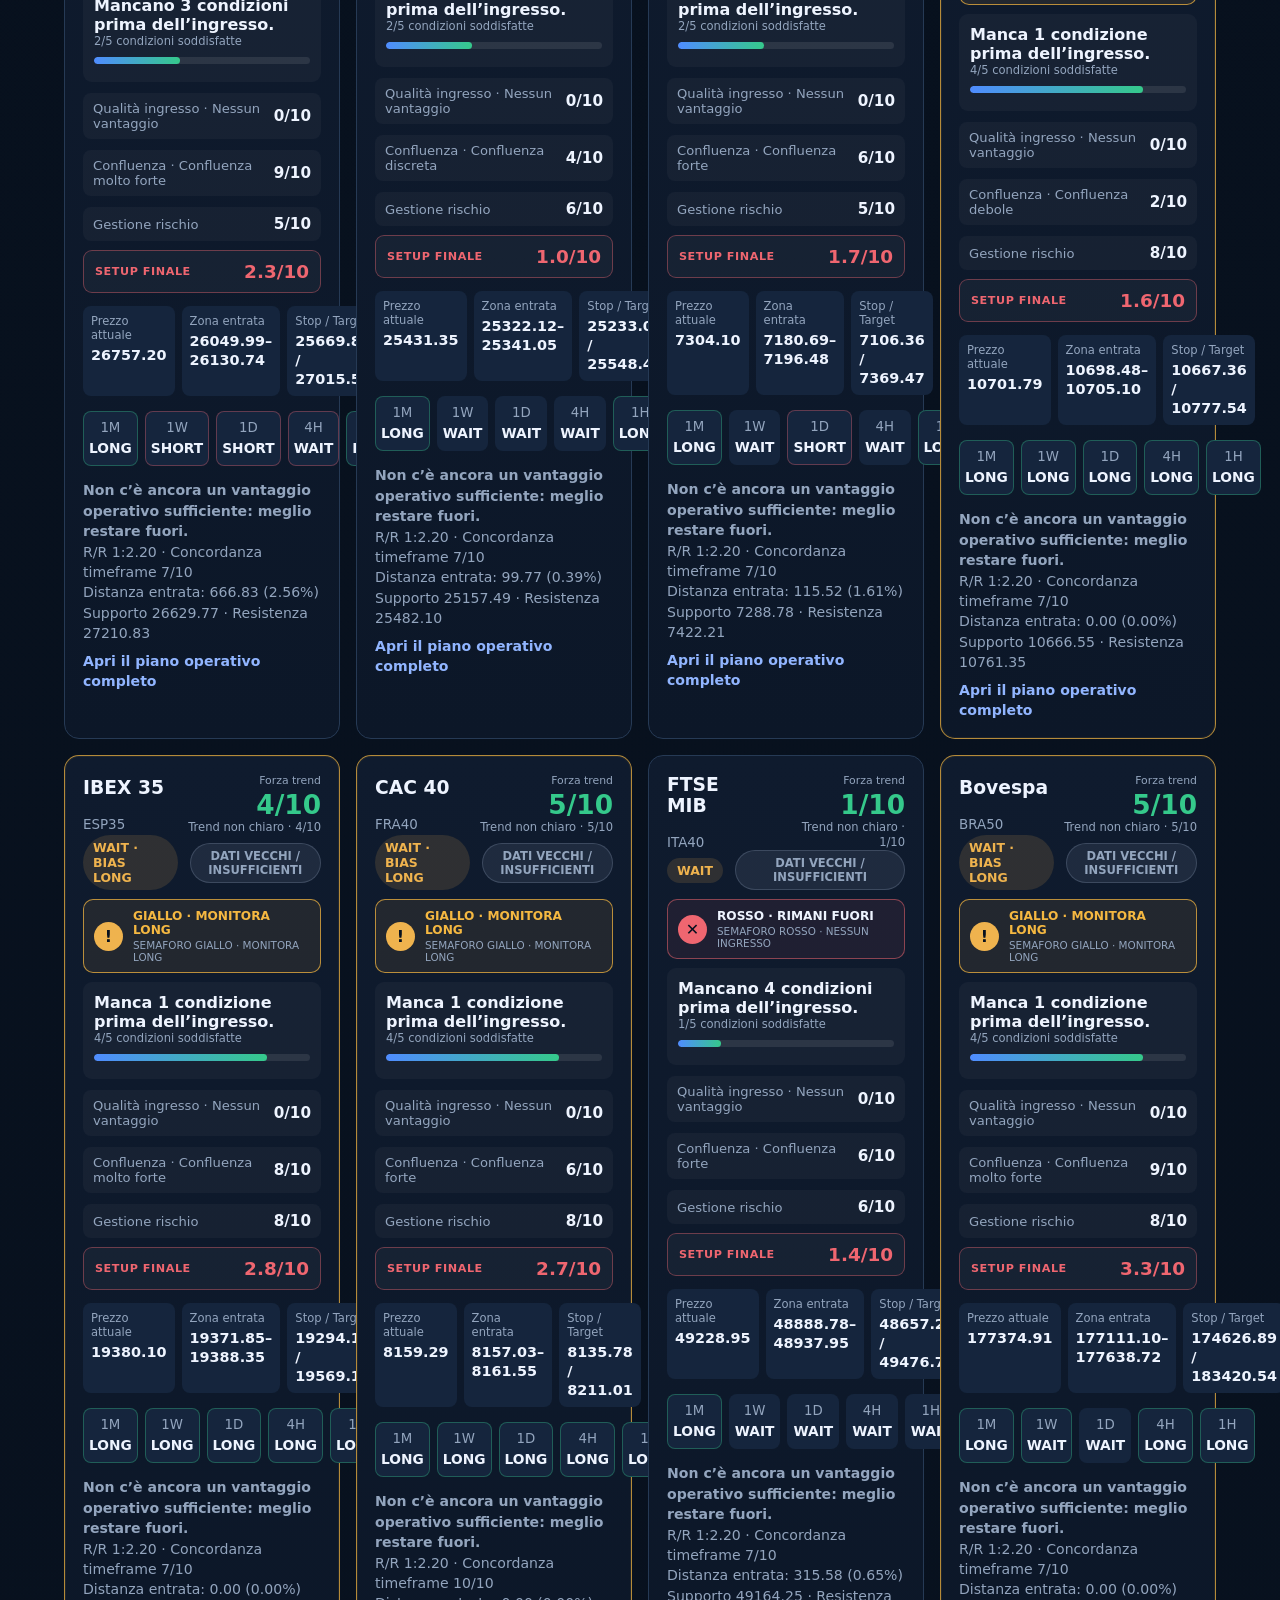
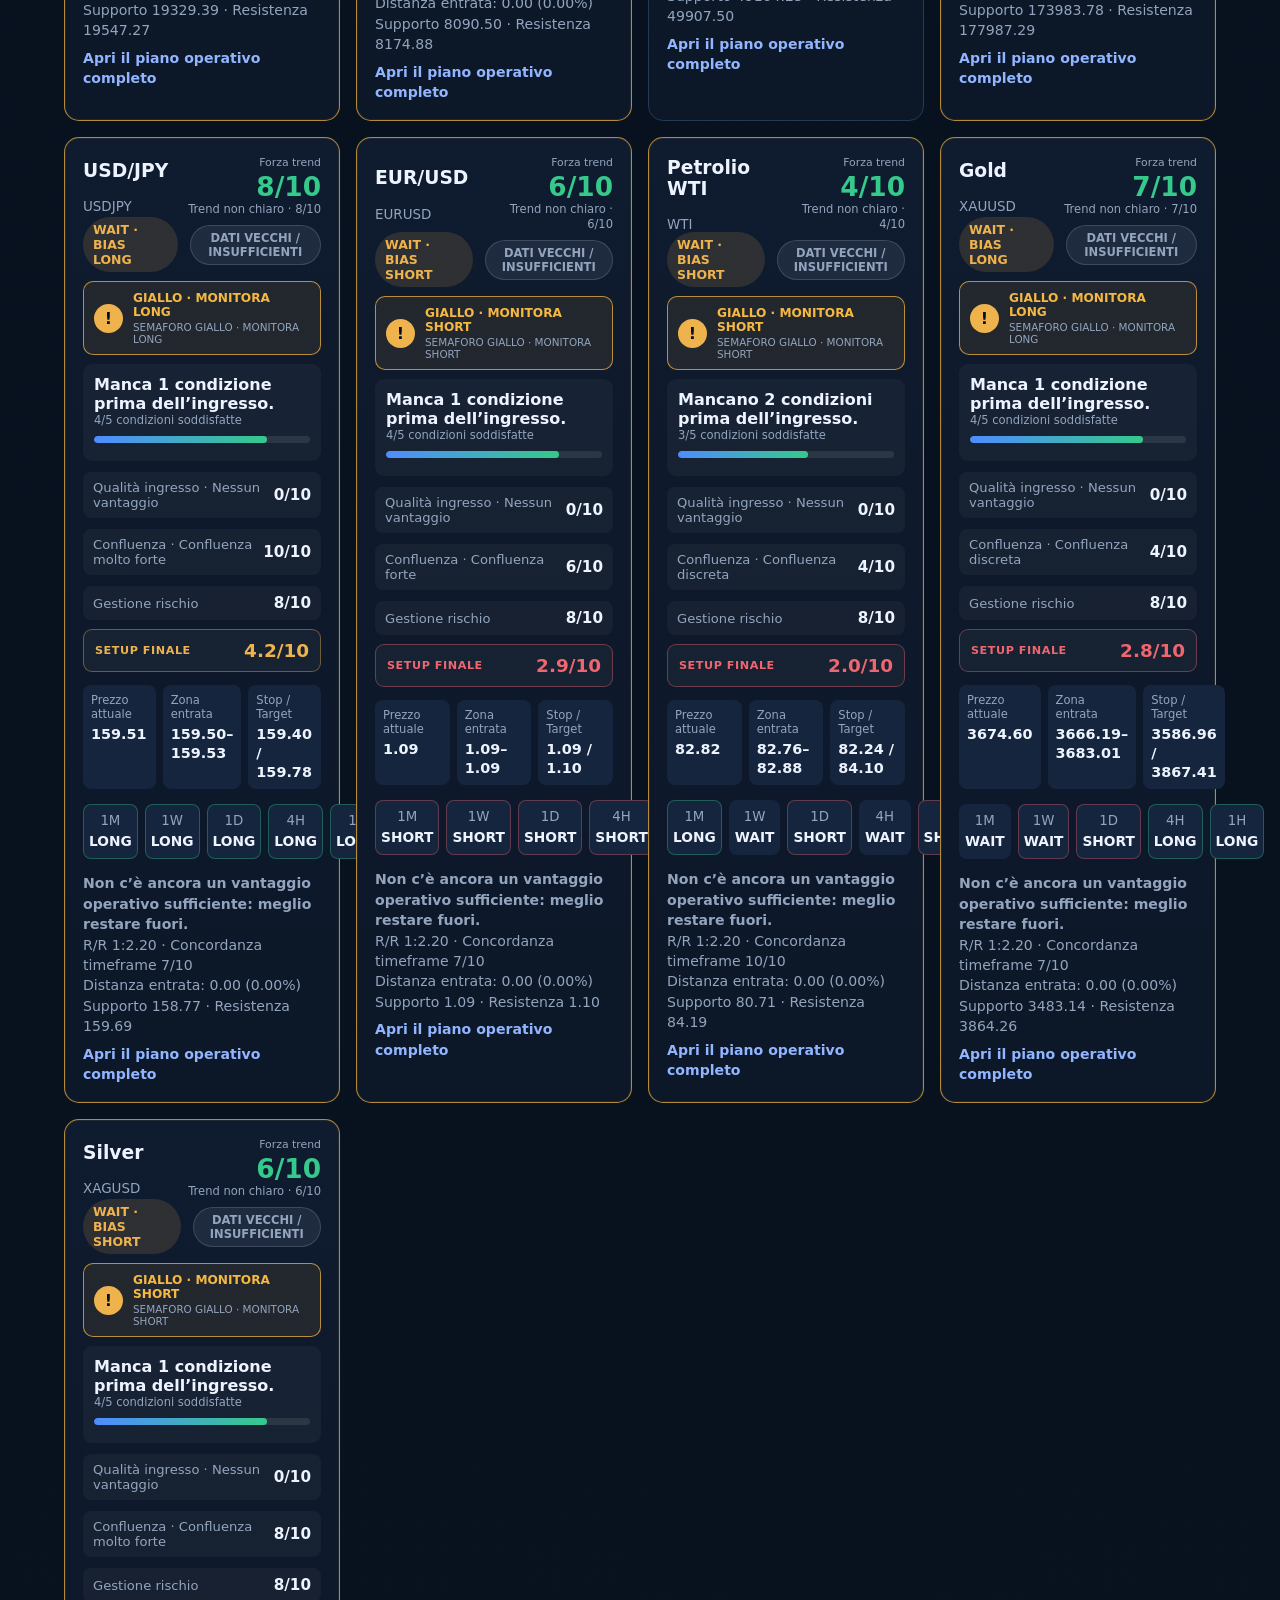
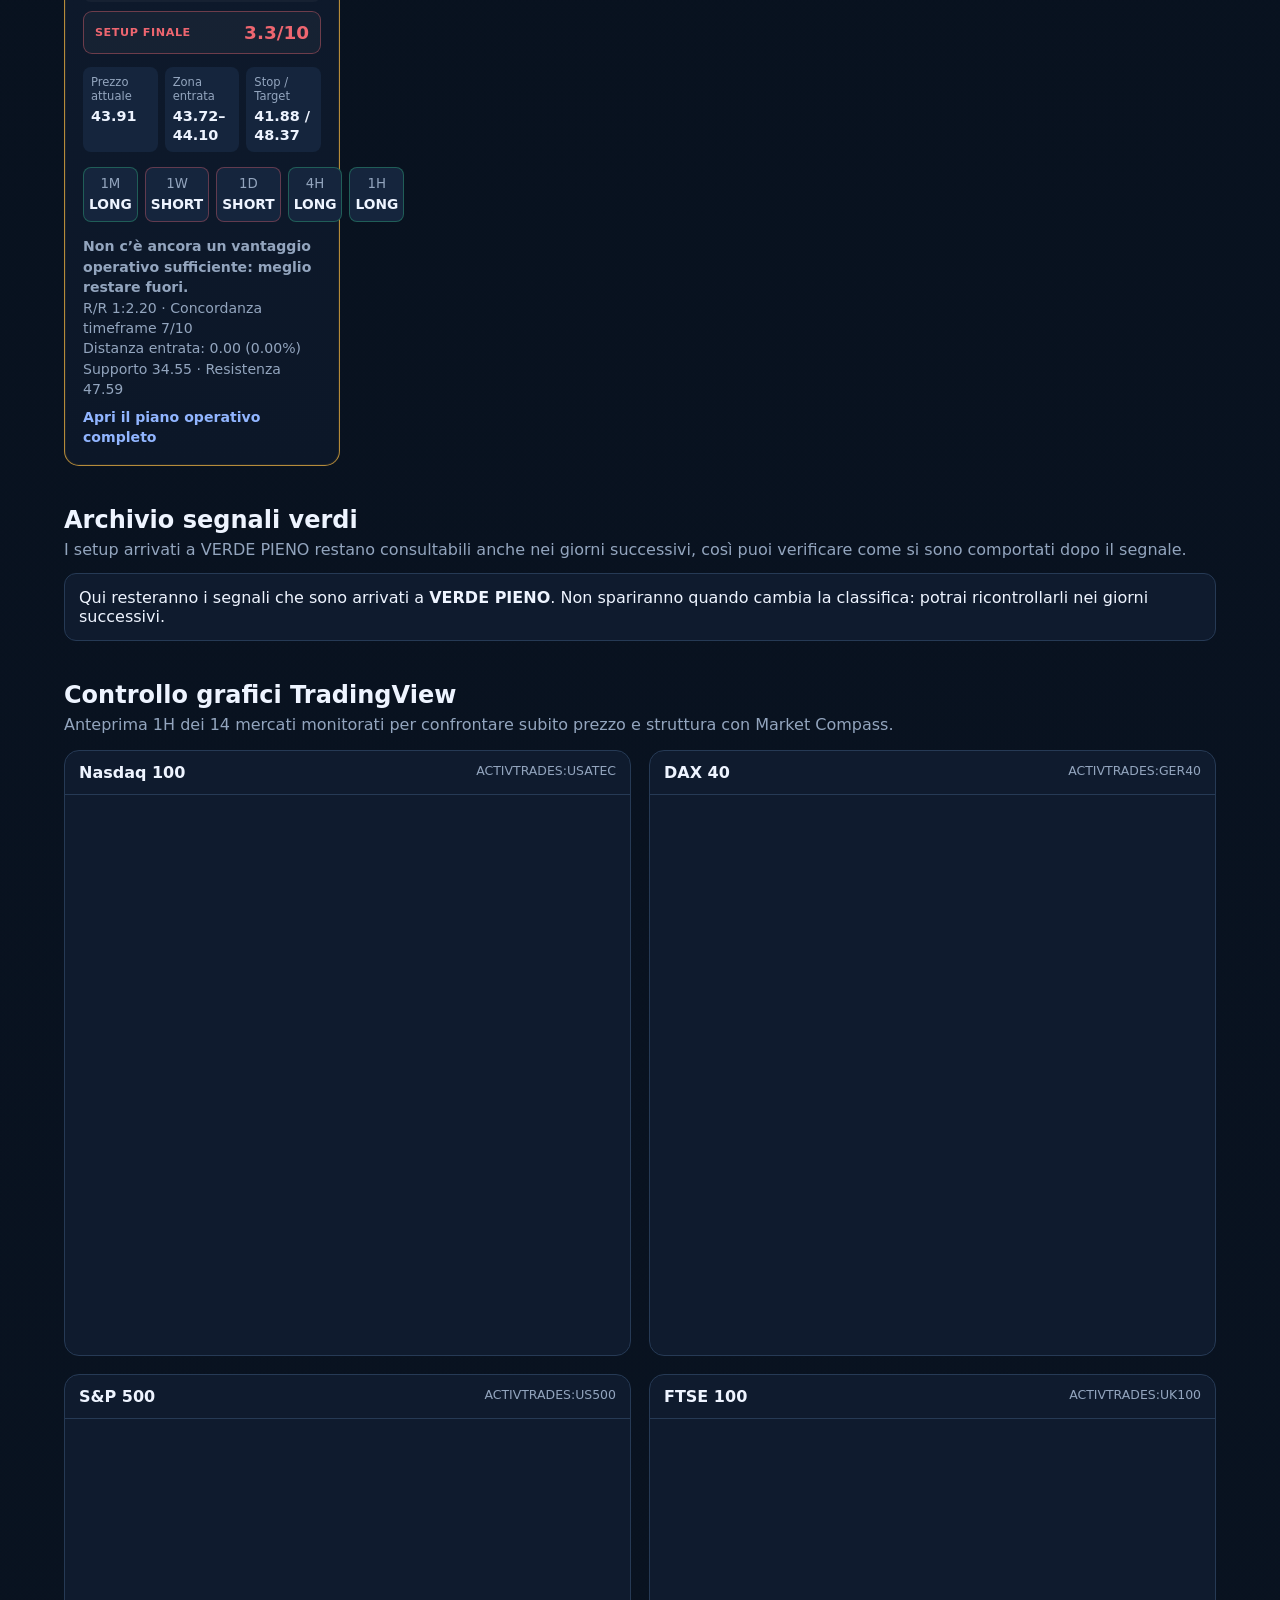
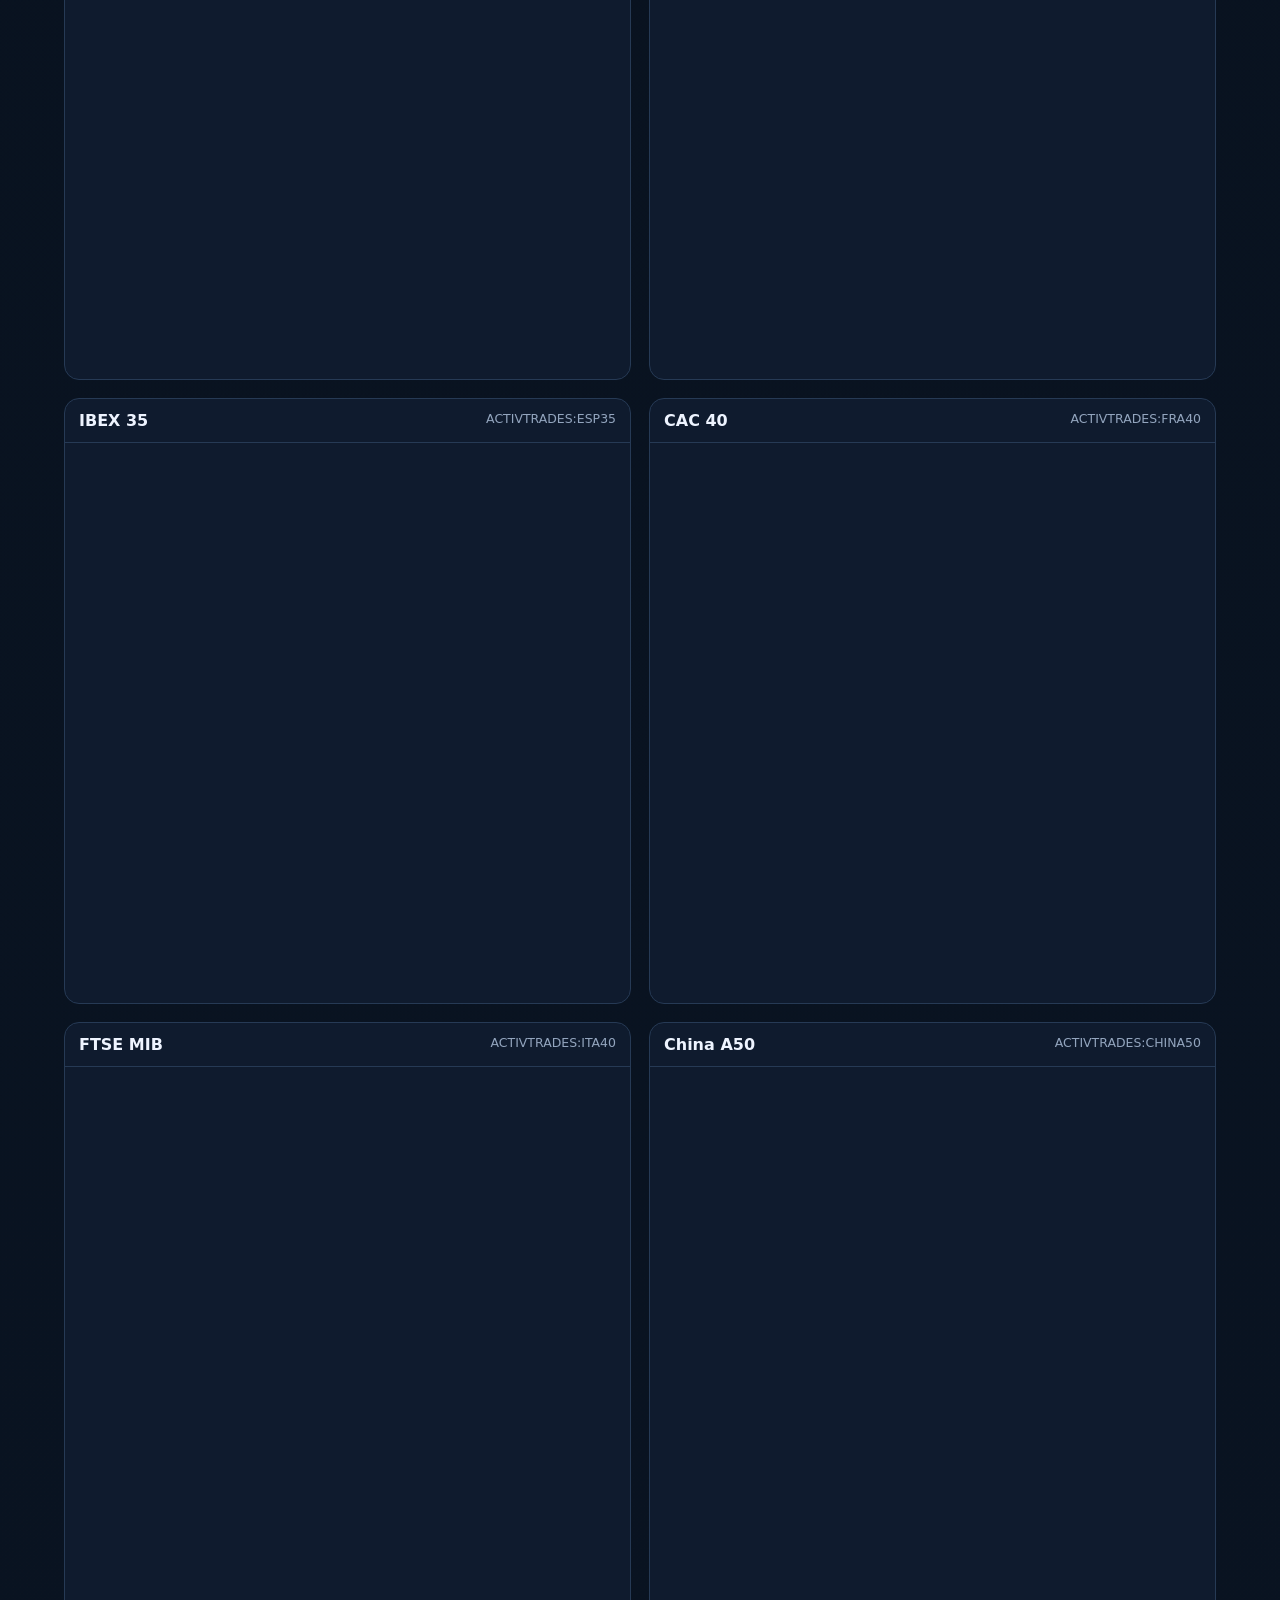
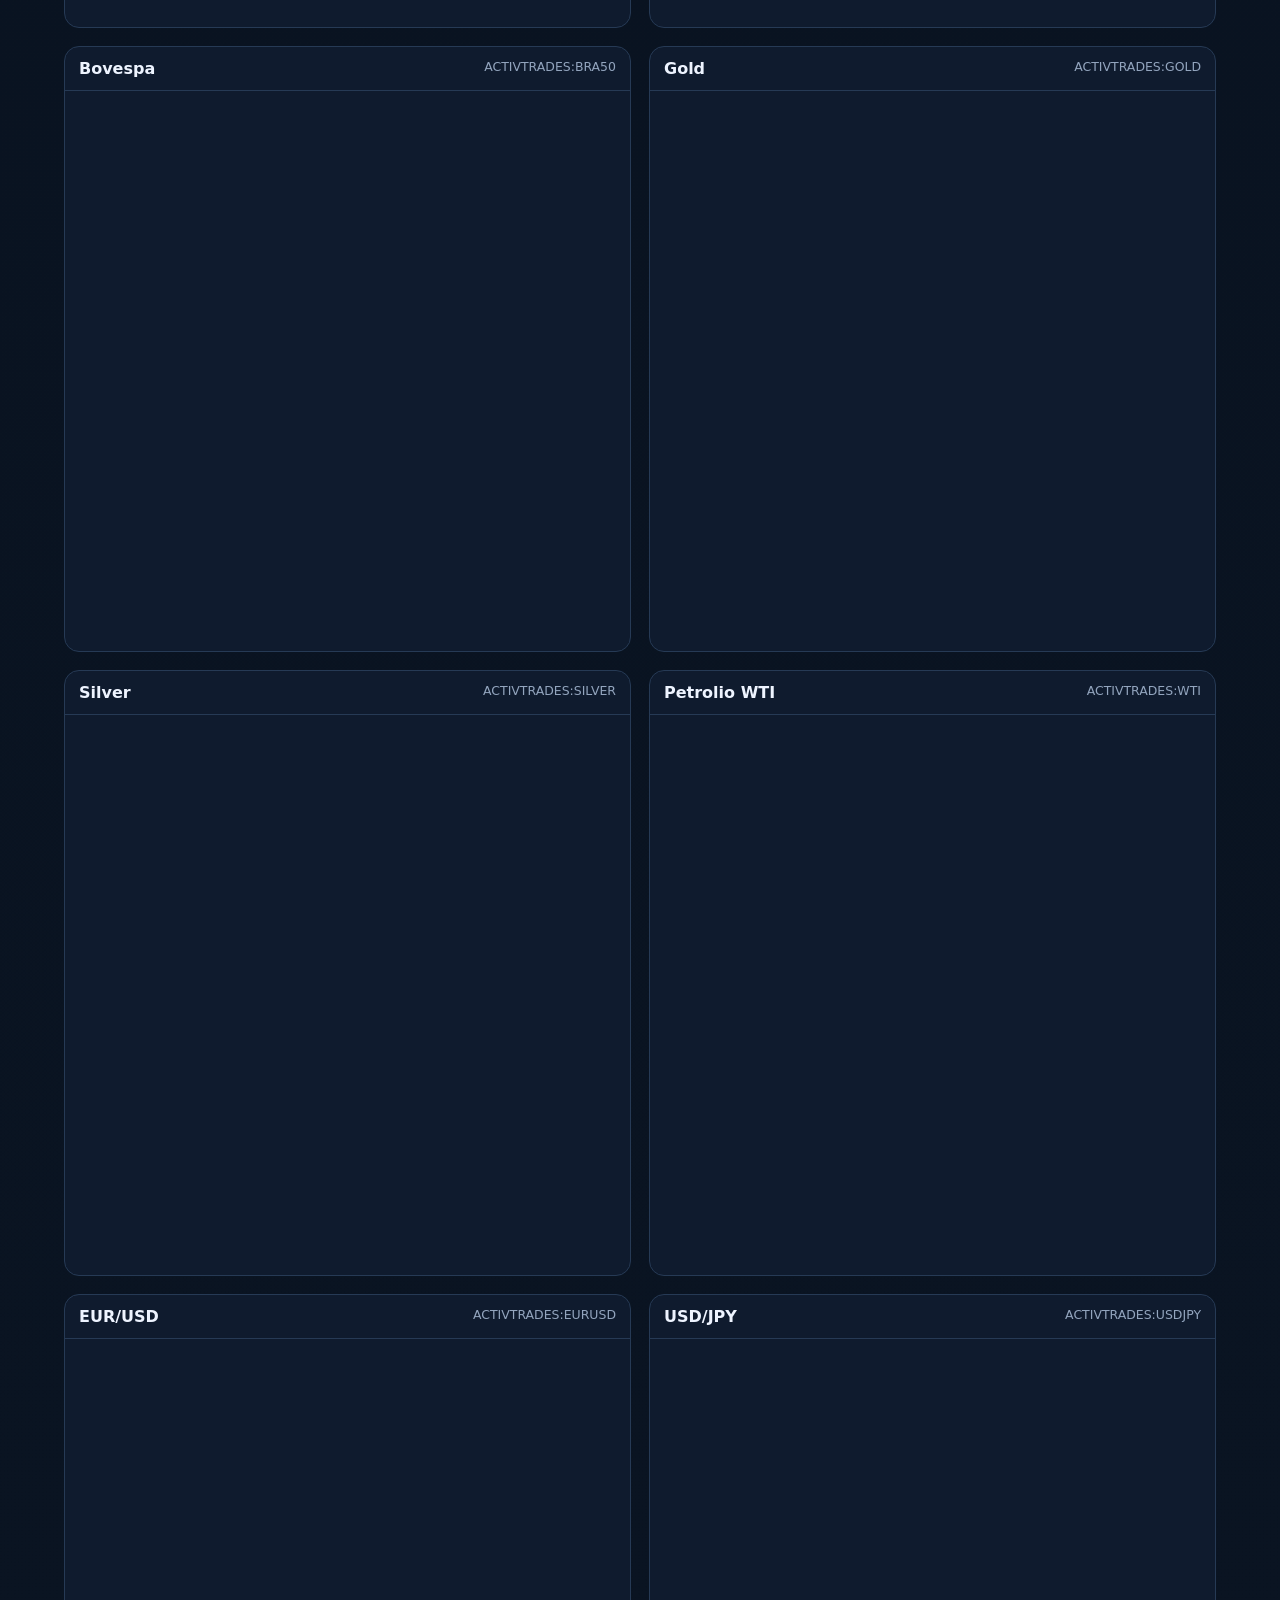
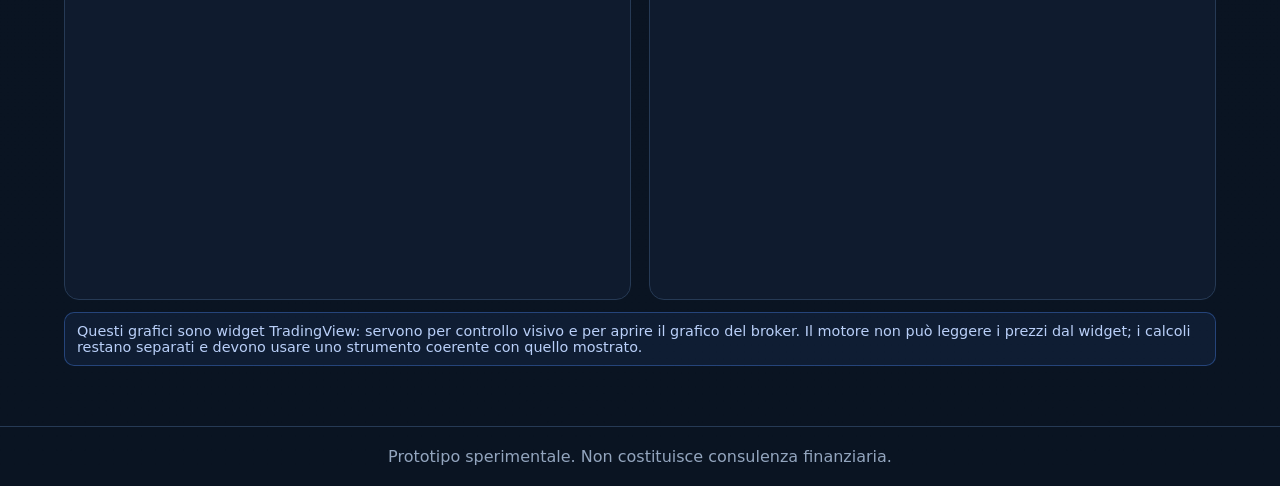
<file: trading/index.html>
<!doctype html>
<html lang="it">
<head>
  <meta charset="utf-8" />
  <meta name="viewport" content="width=device-width, initial-scale=1" />
  <meta name="description" content="Market Compass: dashboard tecnica multi-timeframe per trading e opportunità azionarie." />
  <title>Market Compass</title>
  <link rel="stylesheet" href="styles.css?v=521" />
  <link rel="stylesheet" href="enhancements.css?v=2" />
  <style>
    .tv-check{margin-top:32px;padding-top:8px}.tv-check-head{display:flex;justify-content:space-between;gap:20px;align-items:end;margin-bottom:16px}.tv-check-head p{color:#93a5be;margin:4px 0 0}.tv-preview-grid{display:grid;grid-template-columns:repeat(2,minmax(0,1fr));gap:18px}.tv-preview-card{background:#0f1b2e;border:1px solid #263a55;border-radius:15px;overflow:hidden}.tv-preview-head{display:flex;justify-content:space-between;gap:10px;padding:12px 14px;border-bottom:1px solid #263a55}.tv-preview-head span{color:#93a5be;font-size:.78rem}.tv-preview-card .tradingview-widget-container{height:560px;width:100%}.tv-preview-card .tradingview-widget-container__widget{height:100%;width:100%}.tv-note{margin-top:12px;padding:10px 12px;border:1px solid rgba(79,140,255,.35);border-radius:10px;color:#b9cff8;background:rgba(79,140,255,.08);font-size:.9rem}.module-update{margin:8px 0 0;padding:8px 12px;border:1px solid #2d4668;border-radius:10px;background:#0f1b2e;color:#c8d7eb;font-size:.82rem;font-weight:700}.module-update[data-ok="false"]{border-color:#7d3b45;color:#ffb6bf}@media(max-width:1050px){.tv-preview-grid{grid-template-columns:1fr}.tv-preview-card .tradingview-widget-container{height:500px}}@media(max-width:700px){.tv-check-head{flex-direction:column;align-items:stretch}.tv-preview-grid{grid-template-columns:1fr}.tv-preview-card .tradingview-widget-container{height:400px}}
  </style>
</head>
<body>
  <nav class="module-nav">
    <a href="../">Market Compass</a><a class="active" href="./">Trading Coach</a><a href="../investing/">Investment Coach</a><a href="../etf/">ETF & PAC Coach</a><a href="../intelligence/">News & Catalyst Coach</a><a href="../calendar/">Calendario Economico</a>
  </nav>
  <header class="topbar"><div><p class="eyebrow">MARKET COMPASS · TREND FOLLOWING VELOCE</p><h1>Trading Coach AI</h1><p class="subtitle">1M e 1W danno il contesto · 4H guida il trend operativo · 1D fa da guardrail · 1H cerca il timing sul ritracciamento</p></div><div class="header-actions"><div class="module-update" data-module-status="trading" data-module-label="Trading">Ultimo aggiornamento Trading: caricamento…</div><div id="freshnessStatus" class="freshness-status freshness-loading" role="status" aria-live="polite"><span class="freshness-symbol" aria-hidden="true">…</span><div><strong>Controllo aggiornamento</strong><small>Verifico l’età dei dati</small></div></div><button id="reportBtn" class="secondary report-button" type="button" disabled><span aria-hidden="true">⇩</span> Scarica report</button></div></header>
  <main>
    <section class="summary-bar"><div><span>Asset analizzati / monitorati</span><strong id="assetCount">0</strong></div><div><span>Segnali LONG</span><strong id="longCount">0</strong></div><div><span>Segnali SHORT</span><strong id="shortCount">0</strong></div><div><span>WAIT</span><strong id="waitCount">0</strong></div></section>
    <section class="notice">Nel trading veloce il 4H guida la direzione e il Daily blocca solo quando è chiaramente opposto. L'1H serve al timing: un rimbalzo contro il 4H viene trattato come pullback, non come nuovo trend contrario, finché non compare una vera inversione strutturale. 1M e 1W restano informazioni di contesto.</section>
    <section class="toolbar"><div><h2>Mercati principali</h2><p>Panoramica globale: USA, Europa, Cina, Brasile, metalli, petrolio e valute. I mercati restano visibili anche quando non hanno un setup operativo.</p></div><select id="directionFilter" aria-label="Filtra per direzione"><option value="ALL">Tutti</option><option value="LONG">LONG</option><option value="SHORT">SHORT</option><option value="WAIT">WAIT</option></select></section>
    <p class="core-market-note"><strong>14 mercati monitorati:</strong> Nasdaq 100 · DAX 40 · S&amp;P 500 · FTSE 100 · IBEX 35 · CAC 40 · FTSE MIB · China A50 · Bovespa · Gold · Silver · Petrolio WTI · EUR/USD · USD/JPY</p>
    <section id="marketGrid" class="market-grid"></section>
    <section class="signal-archive-section"><div class="signal-archive-head"><div><h2>Archivio segnali verdi</h2><p>I setup arrivati a VERDE PIENO restano consultabili anche nei giorni successivi, così puoi verificare come si sono comportati dopo il segnale.</p></div></div><div id="signalArchive" class="signal-archive-grid"></div></section>
    <section class="tv-check"><div class="tv-check-head"><div><h2>Controllo grafici TradingView</h2><p>Anteprima 1H dei 14 mercati monitorati per confrontare subito prezzo e struttura con Market Compass.</p></div></div><div id="tradingviewPreviewGrid" class="tv-preview-grid"></div><div class="tv-note">Questi grafici sono widget TradingView: servono per controllo visivo e per aprire il grafico del broker. Il motore non può leggere i prezzi dal widget; i calcoli restano separati e devono usare uno strumento coerente con quello mostrato.</div></section>
  </main>
  <dialog id="detailDialog"><button type="button" id="closeDialog" class="dialog-close" aria-label="Chiudi">×</button><div id="dialogContent"></div></dialog>
  <footer>Prototipo sperimentale. Non costituisce consulenza finanziaria.</footer>
  <script src="data/tradingConfig.js?v=522"></script><script src="engine/tradingEngine.js?v=522"></script><script src="trend-following-guard.js?v=4"></script><script src="app.js?v=20261011"></script><script src="trading-enhancements.js?v=4"></script><script src="tradingview-widgets.js?v=2"></script><script src="../module-status.js?v=1"></script>
  <script>(function(){const dialog=document.getElementById('detailDialog');const close=document.getElementById('closeDialog');function closeDetail(e){if(e){e.preventDefault();e.stopPropagation();}if(dialog&&dialog.open)dialog.close();}if(close){close.addEventListener('click',closeDetail);close.addEventListener('pointerup',closeDetail);}if(dialog){dialog.addEventListener('click',e=>{if(e.target===dialog)closeDetail(e);});}document.addEventListener('keydown',e=>{if(e.key==='Escape'&&dialog?.open)closeDetail(e);});})();</script>
</body></html>
</file>
<file: shared/landing.css>
:root{color-scheme:dark;--bg:#07111f;--panel:#102039;--line:#29405f;--text:#f4f7ff;--muted:#9ab4d6;--blue:#4f8cff;--green:#35c98b;--gold:#efb34e;--violet:#b08cff}*{box-sizing:border-box}body{margin:0;background:radial-gradient(circle at 50% 0,#122846 0,#07111f 48%);color:var(--text);font-family:Inter,Arial,sans-serif}.landing{min-height:100vh;display:flex;flex-direction:column;max-width:1500px;margin:auto;padding:55px 28px 30px}.brand{text-align:center}.brand p{color:var(--blue);font-weight:900;letter-spacing:.12em}.brand h1{font-size:clamp(2.5rem,6vw,5rem);margin:.15em 0}.brand span{color:var(--muted);font-size:1.1rem}.coach-grid{display:grid;gap:22px}.primary-grid{grid-template-columns:repeat(3,minmax(0,1fr));margin:50px 0 22px}.secondary-grid{grid-template-columns:repeat(2,minmax(0,1fr));margin:0 0 28px}.coach-card{display:grid;grid-template-columns:64px minmax(0,1fr);gap:18px;min-width:0;min-height:390px;padding:30px;border:1px solid var(--line);border-radius:24px;background:linear-gradient(145deg,rgba(20,42,72,.95),rgba(10,23,41,.95));color:inherit;text-decoration:none;transition:.2s}.coach-card:hover{transform:translateY(-5px);box-shadow:0 22px 55px rgba(0,0,0,.28)}.trading-card:hover{border-color:var(--blue)}.investment-card:hover{border-color:var(--green)}.etf-card:hover{border-color:var(--green)}.intelligence-card:hover{border-color:var(--gold)}.calendar-card:hover{border-color:var(--violet)}.coach-icon{display:grid;place-items:center;width:62px;height:62px;border-radius:20px;background:#172d4d;font-size:2rem;font-weight:900}.trading-card .coach-icon{color:var(--blue)}.investment-card .coach-icon,.etf-card .coach-icon{color:var(--green)}.intelligence-card .coach-icon{color:var(--gold)}.calendar-card .coach-icon{color:var(--violet)}.coach-card small{color:var(--muted);font-weight:800;letter-spacing:.08em}.coach-card h2{font-size:clamp(1.55rem,2vw,2rem);margin:.3em 0}.coach-card p{color:#bfd0e6;line-height:1.65}.coach-card ul{padding-left:20px;color:#d8e5f5;line-height:1.9}.enter{display:block;margin-top:24px}.social-links{display:grid;grid-template-columns:1fr 1fr;gap:18px;margin:0 0 45px}.social-links a{display:flex;justify-content:space-between;gap:15px;padding:22px 25px;border:1px solid var(--line);border-radius:16px;background:#0d1d33;color:var(--text);text-decoration:none}.social-links span{color:#8bb3ff}footer{margin-top:auto;text-align:center;color:#7994b8}@media(max-width:1100px){.primary-grid{grid-template-columns:repeat(2,minmax(0,1fr))}.primary-grid .etf-card{grid-column:1/-1}}@media(max-width:900px){.primary-grid,.secondary-grid,.social-links{grid-template-columns:1fr}.primary-grid .etf-card{grid-column:auto}.coach-card{grid-template-columns:1fr;min-height:auto}.landing{padding-top:35px}}
</file>
<file: trading/styles.css>
* { box-sizing: border-box; }

:root {
  --bg: #07101d;
  --panel: #0f1b2e;
  --panel-2: #15253d;
  --text: #eef4ff;
  --muted: #93a5be;
  --line: #263a55;
  --accent: #4f8cff;
  --good: #35c98b;
  --warn: #efb34e;
  --bad: #ef6670;
}

body {
  margin: 0;
  min-height: 100vh;
  color: var(--text);
  background: linear-gradient(180deg, #07101d 0%, #0a1422 100%);
  font-family: Inter, ui-sans-serif, system-ui, -apple-system, BlinkMacSystemFont, "Segoe UI", sans-serif;
}

button, select { font: inherit; }

.topbar {
  display: flex;
  justify-content: space-between;
  align-items: center;
  gap: 24px;
  padding: 28px clamp(18px, 5vw, 72px);
  border-bottom: 1px solid var(--line);
}

h1, h2, h3, p { margin-top: 0; }
h1 { margin-bottom: 6px; font-size: clamp(2rem, 4vw, 3.4rem); }
h2 { margin-bottom: 6px; }
.subtitle, .toolbar p, footer { color: var(--muted); }
.eyebrow { color: var(--accent); font-weight: 800; letter-spacing: .12em; font-size: .76rem; margin-bottom: 8px; }

.primary {
  border: 0;
  border-radius: 10px;
  background: var(--accent);
  color: white;
  padding: 11px 16px;
  font-weight: 800;
  cursor: pointer;
}

main { padding: 28px clamp(18px, 5vw, 72px) 60px; }

.summary-bar {
  display: grid;
  grid-template-columns: repeat(4, 1fr);
  gap: 12px;
  margin-bottom: 18px;
}

.summary-bar > div {
  background: var(--panel);
  border: 1px solid var(--line);
  border-radius: 12px;
  padding: 15px;
}

.summary-bar span { display: block; color: var(--muted); font-size: .82rem; margin-bottom: 5px; }
.summary-bar strong { font-size: 1.5rem; }

.notice {
  margin-bottom: 22px;
  padding: 12px 14px;
  border-radius: 10px;
  background: rgba(239, 179, 78, .10);
  border: 1px solid rgba(239, 179, 78, .35);
  color: #ffe0a6;
}

.toolbar {
  display: flex;
  justify-content: space-between;
  align-items: end;
  gap: 18px;
  margin-bottom: 18px;
}

select {
  border: 1px solid var(--line);
  border-radius: 9px;
  background: var(--panel);
  color: var(--text);
  padding: 9px 12px;
}

.market-grid {
  display: grid;
  grid-template-columns: repeat(auto-fit, minmax(285px, 1fr));
  gap: 16px;
}

.market-card {
  background: linear-gradient(180deg, var(--panel) 0%, #0c1728 100%);
  border: 1px solid var(--line);
  border-radius: 15px;
  padding: 18px;
  cursor: pointer;
  transition: transform .15s ease, border-color .15s ease;
}

.market-card:hover { transform: translateY(-2px); border-color: var(--accent); }
.card-top, .score-row, .tf-line {
  display: flex;
  justify-content: space-between;
  align-items: center;
  gap: 12px;
}

.symbol { color: var(--muted); font-size: .84rem; }
.score { font-size: 2rem; font-weight: 900; }

.badge {
  display: inline-flex;
  align-items: center;
  padding: 5px 10px;
  border-radius: 999px;
  font-size: .78rem;
  font-weight: 900;
}

.badge.long { color: var(--good); background: rgba(53, 201, 139, .14); }
.badge.short { color: var(--bad); background: rgba(239, 102, 112, .14); }
.badge.wait { color: var(--warn); background: rgba(239, 179, 78, .14); }

.timeframes {
  display: grid;
  grid-template-columns: repeat(5, 1fr);
  gap: 7px;
  margin-top: 15px;
}

.tf-chip {
  padding: 8px 5px;
  text-align: center;
  border-radius: 8px;
  background: var(--panel-2);
  border: 1px solid transparent;
}

.tf-chip small { display: block; color: var(--muted); margin-bottom: 3px; }
.tf-chip strong { font-size: .86rem; }
.tf-chip.positive { border-color: rgba(53, 201, 139, .35); }
.tf-chip.negative { border-color: rgba(239, 102, 112, .35); }

.card-footer {
  margin-top: 14px;
  color: var(--muted);
  font-size: .88rem;
  line-height: 1.45;
}

dialog {
  width: min(900px, calc(100% - 24px));
  max-height: 90vh;
  overflow: auto;
  border: 1px solid var(--line);
  border-radius: 16px;
  background: var(--panel);
  color: var(--text);
  padding: 24px;
}

dialog::backdrop { background: rgba(0,0,0,.75); }
.dialog-close { float: right; border: 0; background: transparent; color: var(--text); font-size: 2rem; cursor: pointer; }

.detail-header {
  display: flex;
  justify-content: space-between;
  gap: 18px;
  align-items: start;
  margin-bottom: 20px;
}

.detail-grid {
  display: grid;
  grid-template-columns: repeat(5, minmax(140px, 1fr));
  gap: 12px;
}

.tf-card {
  background: var(--panel-2);
  border-radius: 12px;
  padding: 13px;
}

.tf-card h3 { margin-bottom: 8px; }
.tf-score { font-size: 1.6rem; font-weight: 900; margin-bottom: 10px; }

.metric {
  display: flex;
  justify-content: space-between;
  gap: 10px;
  padding: 7px 0;
  border-bottom: 1px solid rgba(255,255,255,.07);
  font-size: .86rem;
}

.metric span { color: var(--muted); }
.reasons { padding-left: 18px; color: var(--muted); line-height: 1.5; font-size: .88rem; }

footer { padding: 20px; text-align: center; border-top: 1px solid var(--line); }

@media (max-width: 900px) {
  .detail-grid { grid-template-columns: repeat(2, 1fr); }
}

@media (max-width: 700px) {
  .topbar, .toolbar, .detail-header { flex-direction: column; align-items: stretch; }
  .summary-bar { grid-template-columns: repeat(2, 1fr); }
  .timeframes { grid-template-columns: repeat(5, minmax(52px, 1fr)); overflow-x: auto; }
  .detail-grid { grid-template-columns: 1fr; }
}


/* v0.0.4 */
.opportunity-banner {
  display: grid;
  grid-template-columns: 1.3fr .7fr;
  gap: 14px;
  margin-bottom: 18px;
}
.opportunity-banner > div {
  background: linear-gradient(180deg, #142540 0%, #101d31 100%);
  border: 1px solid var(--line);
  border-radius: 14px;
  padding: 18px;
}
.opportunity-banner small { color: var(--muted); display: block; margin-bottom: 6px; }
.opportunity-banner strong { font-size: 1.7rem; }

.score-positive { color: var(--good); }
.score-negative { color: var(--bad); }
.score-neutral { color: var(--warn); }

.stars {
  letter-spacing: .08em;
  font-size: 1.05rem;
  color: var(--warn);
}

.action-box {
  margin-top: 18px;
  padding: 18px;
  border-radius: 14px;
  background: #0b1627;
  border: 1px solid var(--line);
}
.action-box h3 { margin-bottom: 12px; }
.action-grid {
  display: grid;
  grid-template-columns: repeat(4, 1fr);
  gap: 10px;
}
.action-metric {
  background: var(--panel-2);
  border-radius: 10px;
  padding: 12px;
}
.action-metric small { color: var(--muted); display: block; margin-bottom: 4px; }
.action-metric strong { font-size: 1.05rem; }

.reason-table {
  width: 100%;
  border-collapse: collapse;
  margin-top: 14px;
}
.reason-table td {
  padding: 9px 10px;
  border-bottom: 1px solid rgba(255,255,255,.07);
}
.reason-table td:last-child {
  text-align: right;
  font-weight: 800;
}
.reason-plus { color: var(--good); }
.reason-minus { color: var(--bad); }

.tf-state {
  display: inline-flex;
  margin-bottom: 8px;
  padding: 4px 8px;
  border-radius: 999px;
  font-weight: 800;
  font-size: .72rem;
}
.tf-state.long { color: var(--good); background: rgba(53,201,139,.14); }
.tf-state.short { color: var(--bad); background: rgba(239,102,112,.14); }
.tf-state.wait { color: var(--warn); background: rgba(239,179,78,.14); }

@media (max-width: 800px) {
  .opportunity-banner { grid-template-columns: 1fr; }
  .action-grid { grid-template-columns: repeat(2, 1fr); }
}


/* v0.0.5 */
.card-prices {
  display: grid;
  grid-template-columns: repeat(3, 1fr);
  gap: 7px;
  margin-top: 13px;
}

.card-price {
  background: var(--panel-2);
  border-radius: 8px;
  padding: 8px;
}

.card-price small {
  display: block;
  color: var(--muted);
  margin-bottom: 3px;
  font-size: .72rem;
}

.card-price strong {
  font-size: .9rem;
}

.update-meta {
  margin-top: 8px;
  color: var(--muted);
  font-size: .82rem;
}

.data-source-badge {
  display: inline-flex;
  margin-left: 8px;
  padding: 3px 7px;
  border-radius: 999px;
  background: rgba(79, 140, 255, .12);
  color: #91b5ff;
  font-size: .7rem;
  font-weight: 800;
}

.operation-panel {
  margin-top: 18px;
  border: 1px solid var(--line);
  border-radius: 14px;
  background: linear-gradient(180deg, #13243d 0%, #0d192b 100%);
  padding: 18px;
}

.operation-panel h3 {
  margin-bottom: 12px;
}

.operation-grid {
  display: grid;
  grid-template-columns: repeat(5, 1fr);
  gap: 10px;
}

.operation-item {
  border-radius: 10px;
  background: var(--panel-2);
  padding: 12px;
}

.operation-item small {
  display: block;
  color: var(--muted);
  margin-bottom: 4px;
}

.operation-item strong {
  font-size: 1.05rem;
}

.distance-line {
  margin-top: 12px;
  color: var(--muted);
}

@media (max-width: 900px) {
  .operation-grid {
    grid-template-columns: repeat(2, 1fr);
  }
}

@media (max-width: 700px) {
  .card-prices {
    grid-template-columns: 1fr;
  }
}


/* v0.3.0 - decisione operativa */
.action-pill {
  display: inline-flex;
  align-items: center;
  justify-content: center;
  padding: 5px 9px;
  border-radius: 999px;
  font-size: .72rem;
  font-weight: 900;
  text-align: center;
}
.action-pill.ready {
  color: var(--good);
  background: rgba(53, 201, 139, .16);
  border: 1px solid rgba(53, 201, 139, .35);
}
.action-pill.pending {
  color: var(--warn);
  background: rgba(239, 179, 78, .14);
  border: 1px solid rgba(239, 179, 78, .32);
}
.action-pill.blocked {
  color: var(--bad);
  background: rgba(239, 102, 112, .14);
  border: 1px solid rgba(239, 102, 112, .32);
}
.action-pill.neutral {
  color: var(--muted);
  background: rgba(147, 165, 190, .12);
  border: 1px solid rgba(147, 165, 190, .25);
}
.quality-row {
  display: flex;
  justify-content: space-between;
  align-items: center;
  margin-top: 11px;
  padding: 8px 10px;
  background: rgba(255,255,255,.035);
  border-radius: 8px;
  color: var(--muted);
  font-size: .82rem;
}
.quality-row strong {
  color: var(--text);
  font-size: .95rem;
}
.decision-line {
  display: flex;
  flex-wrap: wrap;
  align-items: center;
  gap: 10px;
  margin-bottom: 10px;
}


/* v0.4.0 - spiegazione operativa */
.open-analysis {
  display: inline-block;
  margin-top: 7px;
  color: #91b5ff;
  font-weight: 800;
}

.explanation-panel {
  margin-top: 18px;
  padding: 18px;
  border: 1px solid var(--line);
  border-radius: 14px;
  background: #0a1525;
}

.explanation-panel > h3 {
  margin-bottom: 14px;
}

.explanation-block {
  padding: 14px;
  margin-bottom: 12px;
  border-radius: 10px;
  background: var(--panel-2);
}

.explanation-block h4 {
  margin: 0 0 8px;
  color: #dce8ff;
}

.explanation-block p {
  margin: 0;
  line-height: 1.65;
  color: #c0cee3;
}

.explanation-block ul {
  margin: 0;
  padding-left: 20px;
  color: #c0cee3;
}

.explanation-block li {
  margin: 6px 0;
  line-height: 1.45;
}

.explanation-grid {
  display: grid;
  grid-template-columns: 1fr 1fr;
  gap: 12px;
}

@media (max-width: 800px) {
  .explanation-grid {
    grid-template-columns: 1fr;
  }
}


/* v0.5.0 - Trading Coach */
.coach-title-row {
  display: flex;
  align-items: flex-start;
  justify-content: space-between;
  gap: 15px;
  margin-bottom: 14px;
}

.coach-title-row h3,
.coach-title-row p {
  margin: 0;
}

.coach-title-row p {
  margin-top: 5px;
  color: var(--muted);
}

.explanation-block.emphasis {
  border: 1px solid rgba(79, 140, 255, .38);
  background: rgba(79, 140, 255, .08);
}

.explanation-block.invalidation {
  border: 1px solid rgba(239, 102, 112, .32);
  background: rgba(239, 102, 112, .07);
}

.trade-checklist {
  display: grid;
  gap: 8px;
}

.check-row {
  display: flex;
  align-items: center;
  gap: 9px;
  padding: 9px 10px;
  border-radius: 8px;
  background: rgba(255,255,255,.035);
  color: var(--muted);
}

.check-row.done {
  color: var(--good);
  background: rgba(53, 201, 139, .08);
}

.reasoning-ledger {
  display: grid;
  gap: 2px;
}

.ledger-row {
  display: grid;
  grid-template-columns: 1fr auto 52px;
  gap: 12px;
  align-items: center;
  padding: 9px 0;
  border-bottom: 1px solid rgba(255,255,255,.07);
}

.ledger-row small {
  color: var(--muted);
}

.coach-buttons {
  display: flex;
  flex-wrap: wrap;
  gap: 8px;
}

.coach-buttons button {
  border: 1px solid var(--line);
  border-radius: 999px;
  background: var(--panel);
  color: var(--text);
  padding: 8px 11px;
  cursor: pointer;
  font-weight: 800;
}

.coach-buttons button:hover {
  border-color: #4f8cff;
}

.coach-answer {
  margin-top: 12px;
  padding: 14px;
  border-radius: 10px;
  background: #08111f;
  color: #d7e4f8;
  line-height: 1.65;
  border-left: 4px solid #4f8cff;
}

@media (max-width: 700px) {
  .coach-title-row {
    flex-direction: column;
  }
  .ledger-row {
    grid-template-columns: 1fr 50px;
  }
  .ledger-row small {
    display: none;
  }
}


/* v0.6.0 - popup riscritto: coach first */
#detailDialog {
  width: min(980px, calc(100vw - 24px));
}

.coach-report {
  display: grid;
  gap: 16px;
}

.coach-report-header {
  display: flex;
  justify-content: space-between;
  align-items: flex-start;
  gap: 18px;
  padding-right: 34px;
}

.coach-report-header h2 {
  margin: 2px 0 10px;
}

.coach-badges {
  display: flex;
  flex-wrap: wrap;
  gap: 8px;
}

.coach-scorebox {
  min-width: 175px;
  padding: 14px;
  border-radius: 12px;
  background: var(--panel-2);
  text-align: right;
}

.coach-scorebox small,
.coach-scorebox span {
  display: block;
  color: var(--muted);
}

.coach-scorebox strong {
  display: block;
  margin: 3px 0;
  font-size: 2rem;
  color: var(--good);
}

.coach-hero {
  padding: 20px;
  border-radius: 14px;
  border: 1px solid rgba(79,140,255,.45);
  background: linear-gradient(135deg, rgba(79,140,255,.13), rgba(79,140,255,.04));
}

.coach-kicker {
  margin: 0 0 6px;
  color: #91b5ff;
  font-size: .74rem;
  font-weight: 900;
  letter-spacing: .08em;
}

.coach-hero h3 {
  margin: 0 0 10px;
  font-size: 1.55rem;
}

.coach-hero p,
.coach-story p,
.coach-section p {
  margin: 0;
  line-height: 1.7;
  color: #c8d6e9;
}

.coach-story,
.coach-section {
  padding: 18px;
  border-radius: 12px;
  background: var(--panel-2);
  border: 1px solid var(--line);
}

.coach-story h3,
.coach-section h3 {
  margin: 0 0 10px;
}

.coach-plan-grid {
  display: grid;
  grid-template-columns: repeat(4, 1fr);
  gap: 10px;
}

.coach-plan-card {
  padding: 14px;
  border-radius: 11px;
  background: var(--panel-2);
  border: 1px solid var(--line);
}

.coach-plan-card small {
  display: block;
  color: var(--muted);
}

.coach-plan-card strong {
  display: block;
  margin: 6px 0;
  font-size: 1.05rem;
}

.coach-plan-card p {
  margin: 0;
  color: var(--muted);
  font-size: .82rem;
  line-height: 1.45;
}

.coach-plan-card.danger {
  border-color: rgba(239,102,112,.35);
}

.coach-plan-card.good {
  border-color: rgba(53,201,139,.35);
}

.coach-two-columns {
  display: grid;
  grid-template-columns: 1fr 1fr;
  gap: 12px;
}

.coach-section.invalidation {
  border-color: rgba(239,102,112,.35);
  background: rgba(239,102,112,.07);
}

.coach-note {
  margin-top: 12px !important;
  padding-top: 12px;
  border-top: 1px solid rgba(255,255,255,.08);
  font-size: .9rem;
}

.technical-details {
  border: 1px solid var(--line);
  border-radius: 12px;
  background: #0a1423;
  overflow: hidden;
}

.technical-details summary {
  cursor: pointer;
  padding: 16px;
  font-weight: 900;
  color: #dbe7f7;
}

.technical-details[open] summary {
  border-bottom: 1px solid var(--line);
}

.technical-intro {
  display: flex;
  flex-wrap: wrap;
  gap: 12px;
  padding: 14px 16px 0;
  color: var(--muted);
}

@media (max-width: 850px) {
  .coach-plan-grid {
    grid-template-columns: 1fr 1fr;
  }
}

@media (max-width: 650px) {
  .coach-report-header,
  .coach-two-columns {
    grid-template-columns: 1fr;
    display: grid;
  }

  .coach-scorebox {
    text-align: left;
  }

  .coach-plan-grid {
    grid-template-columns: 1fr;
  }
}


/* v1.0.0 - Trading Coach AI */
.scenario-grid {
  display: grid;
  grid-template-columns: 1fr 1fr;
  gap: 10px;
}

.scenario-card {
  padding: 15px;
  border-radius: 11px;
  background: #0a1525;
  border: 1px solid var(--line);
}

.scenario-card small {
  display: inline-block;
  margin-bottom: 7px;
  color: #91b5ff;
  font-weight: 900;
  letter-spacing: .04em;
}

.scenario-card h4 {
  margin: 0 0 8px;
  color: #e5efff;
}

.scenario-card p {
  margin: 0;
  color: #bdcbe0;
  line-height: 1.6;
}

.journal-title {
  display: flex;
  justify-content: space-between;
  align-items: flex-start;
  gap: 12px;
  margin-bottom: 12px;
}

.journal-title h3,
.journal-title p {
  margin: 0;
}

.journal-title p {
  margin-top: 5px;
  color: var(--muted);
}

.journal-title button {
  border: 1px solid var(--line);
  border-radius: 8px;
  background: transparent;
  color: var(--muted);
  padding: 8px 10px;
  cursor: pointer;
}

.journal-list {
  display: grid;
  gap: 9px;
}

.journal-entry {
  padding: 13px;
  border-radius: 10px;
  background: #091321;
  border-left: 4px solid #4f8cff;
}

.journal-entry > div {
  display: flex;
  flex-wrap: wrap;
  align-items: center;
  gap: 8px;
}

.journal-entry p {
  margin: 9px 0 0;
  color: #c5d3e7;
  line-height: 1.55;
}

.empty-journal {
  color: var(--muted);
}

@media (max-width: 720px) {
  .scenario-grid {
    grid-template-columns: 1fr;
  }

  .journal-title {
    flex-direction: column;
  }
}


/* v2.0.0 - linguaggio chiaro, scala 0-10 */
.ranking-explanation,
.lead-explanation {
  color: var(--muted);
  line-height: 1.5;
  margin: 7px 0 11px;
}

.ranking-row {
  display: grid;
  grid-template-columns: minmax(130px, 1fr) auto minmax(190px, auto) 48px;
  gap: 12px;
  align-items: center;
  padding: 8px 0 3px;
  border-bottom: 1px solid rgba(255,255,255,.07);
}

.ranking-reason {
  padding: 5px 0 8px;
  color: #aebdd2;
  font-size: .82rem;
}

.rank-score,
.human-score {
  font-weight: 900;
  color: #eaf2ff;
}

.human-score {
  margin-top: 10px;
  font-size: 2rem;
}

.human-card-score {
  text-align: right;
  max-width: 160px;
}

.human-card-score strong {
  display: block;
  font-size: 1.65rem;
  color: var(--good);
}

.human-card-score span {
  display: block;
  color: var(--muted);
  font-size: .72rem;
  line-height: 1.3;
}

@media (max-width: 760px) {
  .ranking-row {
    grid-template-columns: 1fr auto;
  }
  .ranking-row .action-pill {
    grid-column: 1 / 2;
    justify-self: start;
  }
  .rank-score {
    grid-column: 2;
    grid-row: 2;
  }
}


/* v3.0.0 Professional */
.confluence-mini { border-color: rgba(166,126,255,.3); }
.confluence-scoreline { margin-top:4px; color:#cdbbff!important; }
.professional-structure { border-color:rgba(166,126,255,.36); background:linear-gradient(145deg,rgba(166,126,255,.07),rgba(255,255,255,.025)); }
.structure-heading { display:flex; justify-content:space-between; gap:16px; }
.confluence-badge { min-width:150px; text-align:right; }
.confluence-badge strong { display:block; font-size:1.8rem; color:#cdbbff; }
.confluence-badge span,.sr-card small,.sr-card span,.structure-row small,.zone-row small,.zone-row span { color:var(--muted); }
.structure-summary { margin-top:12px!important; padding-top:12px; border-top:1px solid rgba(255,255,255,.08); }
.sr-grid,.structure-columns { display:grid; grid-template-columns:1fr 1fr; gap:12px; margin:14px 0; }
.sr-card { padding:14px; border-radius:10px; background:#091523; }
.sr-card.support { border:1px solid rgba(53,201,139,.32); }
.sr-card.resistance { border:1px solid rgba(239,102,112,.32); }
.sr-card strong { display:block; margin:5px 0; font-size:1.25rem; }
.structure-list,.zone-list { display:grid; gap:7px; }
.structure-row,.zone-row { padding:10px; border-radius:8px; background:rgba(255,255,255,.035); }
.structure-row { display:flex; justify-content:space-between; gap:12px; }
.structure-row small { display:block; }
.zone-row { display:grid; grid-template-columns:1fr auto; }
.zone-row small { grid-column:1/-1; }
.supply-title { margin-top:16px; }
.empty-structure { color:var(--muted); font-style:italic; }
.smart-money-details { margin-top:15px; border:1px solid var(--line); border-radius:10px; overflow:hidden; }
.smart-money-details summary { padding:13px; cursor:pointer; font-weight:900; }
.smart-money-details[open] summary { border-bottom:1px solid var(--line); }
.smart-money-grid { display:grid; grid-template-columns:repeat(3,1fr); gap:14px; padding:14px; }
.fib-list { display:grid; gap:7px; }
.fib-list div { display:flex; justify-content:space-between; padding:9px; border-radius:7px; background:rgba(255,255,255,.035); }
.heuristic-note { margin:0 14px 14px!important; padding:10px; border-radius:8px; background:rgba(239,179,78,.08); color:#d9c69e!important; font-size:.82rem; }
@media(max-width:800px){ .sr-grid,.structure-columns,.smart-money-grid{grid-template-columns:1fr}.structure-heading{flex-direction:column}.confluence-badge{text-align:left} }


/* v3.0.2 - punteggi espliciti */
.human-card-score small {
  display: block;
  color: var(--muted);
  font-size: .68rem;
  margin-bottom: 2px;
}

.ranking-metrics {
  display: flex;
  flex-wrap: wrap;
  gap: 8px;
  padding: 5px 0 2px;
}

.ranking-metrics span,
.lead-metrics {
  color: var(--muted);
  font-size: .78rem;
}

.rank-score {
  min-width: 92px;
  text-align: right;
}


/* v4.0.0 Professional UI */
.opportunity-banner {
  grid-template-columns: minmax(0, 2fr) minmax(300px, .85fr);
  align-items: stretch;
  overflow: hidden;
}

.ranking-panel,
.lead-panel {
  min-width: 0;
}

.ranking-table {
  display: grid;
  gap: 0;
  margin-top: 12px;
  overflow-x: auto;
  scrollbar-width: thin;
}

.ranking-table-head,
.ranking-table-row {
  display: grid;
  grid-template-columns:
    minmax(145px, 1.25fr)
    minmax(76px, .6fr)
    minmax(170px, 1.25fr)
    minmax(68px, .55fr)
    minmax(76px, .6fr)
    minmax(90px, .7fr)
    minmax(70px, .55fr)
    minmax(82px, .65fr);
  gap: 10px;
  align-items: center;
  min-width: 920px;
}

.ranking-table-head {
  padding: 9px 10px;
  color: var(--muted);
  font-size: .72rem;
  font-weight: 800;
  text-transform: uppercase;
  letter-spacing: .04em;
  background: rgba(255,255,255,.025);
  border-radius: 8px 8px 0 0;
}

.ranking-table-row {
  position: relative;
  padding: 12px 10px 34px;
  border-bottom: 1px solid rgba(255,255,255,.08);
}

.ranking-table-row:last-child {
  border-bottom: 0;
}

.ranking-table-row > div {
  min-width: 0;
}

.ranking-asset {
  display: flex;
  align-items: center;
  gap: 9px;
  white-space: nowrap;
}

.ranking-asset b {
  display: grid;
  place-items: center;
  width: 26px;
  height: 26px;
  flex: 0 0 26px;
  border-radius: 50%;
  background: rgba(79,140,255,.14);
  color: #91b5ff;
}

.ranking-asset strong {
  overflow: hidden;
  text-overflow: ellipsis;
}

.ranking-table-row .badge,
.ranking-table-row .action-pill {
  max-width: 100%;
  white-space: normal;
  text-align: center;
  line-height: 1.15;
}

.metric-cell,
.final-score-cell {
  display: grid;
  justify-items: end;
  gap: 2px;
  white-space: nowrap;
}

.metric-cell small,
.final-score-cell small {
  display: none;
  color: var(--muted);
  font-size: .65rem;
}

.metric-cell strong,
.final-score-cell strong {
  font-size: .94rem;
}

.ranking-row-reason {
  position: absolute;
  left: 45px;
  right: 10px;
  bottom: 8px;
  margin: 0;
  color: #9eb0c8;
  font-size: .76rem;
  overflow: hidden;
  white-space: nowrap;
  text-overflow: ellipsis;
}

.final-score-cell {
  padding: 7px 9px;
  border-radius: 8px;
  background: rgba(255,255,255,.045);
}

.setup-excellent {
  color: #35c98b;
  border-color: rgba(53,201,139,.42) !important;
}

.setup-good {
  color: #a8d86e;
  border-color: rgba(168,216,110,.38) !important;
}

.setup-medium {
  color: #efb34e;
  border-color: rgba(239,179,78,.4) !important;
}

.setup-weak {
  color: #ef6670;
  border-color: rgba(239,102,112,.4) !important;
}

.lead-panel {
  display: flex;
  flex-direction: column;
}

.lead-title-row {
  display: flex;
  flex-wrap: wrap;
  align-items: center;
  gap: 9px;
  margin-top: 7px;
}

.lead-title-row > strong {
  font-size: 1.5rem;
}

.lead-score {
  display: grid;
  grid-template-columns: auto auto auto;
  justify-content: start;
  align-items: end;
  gap: 6px;
  margin-top: 20px;
  padding: 14px;
  border: 1px solid;
  border-radius: 12px;
  background: rgba(255,255,255,.035);
}

.lead-score span {
  grid-column: 1 / -1;
  color: var(--muted);
  font-size: .7rem;
  font-weight: 900;
  letter-spacing: .08em;
}

.lead-score strong {
  font-size: 3rem;
  line-height: .9;
}

.lead-score small {
  font-size: 1rem;
  color: var(--muted);
}

.lead-score-label {
  margin-top: 8px;
  font-weight: 900;
}

.lead-breakdown {
  display: grid;
  grid-template-columns: 1fr 1fr;
  gap: 7px;
  margin-top: 16px;
}

.lead-breakdown span {
  display: flex;
  justify-content: space-between;
  gap: 10px;
  padding: 8px 9px;
  border-radius: 7px;
  background: rgba(255,255,255,.035);
  color: var(--muted);
  font-size: .77rem;
}

.lead-breakdown strong {
  color: #eaf2ff;
}

.risk-mini {
  border-color: rgba(79,140,255,.25);
}

.card-final-score {
  display: flex;
  align-items: center;
  justify-content: space-between;
  gap: 10px;
  margin-top: 9px;
  padding: 10px 11px;
  border: 1px solid;
  border-radius: 9px;
  background: rgba(255,255,255,.04);
}

.card-final-score span {
  font-size: .7rem;
  font-weight: 900;
  letter-spacing: .05em;
}

.card-final-score strong {
  font-size: 1.15rem;
}

.popup-final-score {
  display: inline-flex;
  width: fit-content;
  margin-top: 8px;
  padding: 7px 10px;
  border: 1px solid;
  border-radius: 8px;
  font-size: .85rem;
  font-weight: 900;
}

@media (max-width: 1180px) {
  .opportunity-banner {
    grid-template-columns: 1fr;
  }

  .lead-panel {
    min-height: auto;
  }

  .ranking-table {
    padding-bottom: 5px;
  }
}

@media (max-width: 760px) {
  .ranking-table-head {
    display: none;
  }

  .ranking-table {
    overflow: visible;
  }

  .ranking-table-row {
    min-width: 0;
    grid-template-columns: 1fr 1fr;
    gap: 8px;
    padding: 13px;
    margin-bottom: 10px;
    border: 1px solid rgba(255,255,255,.08);
    border-radius: 10px;
  }

  .ranking-asset,
  .ranking-table-row > div:nth-child(2),
  .ranking-table-row > div:nth-child(3) {
    grid-column: 1 / -1;
  }

  .metric-cell,
  .final-score-cell {
    justify-items: start;
  }

  .metric-cell small,
  .final-score-cell small {
    display: block;
  }

  .ranking-row-reason {
    position: static;
    grid-column: 1 / -1;
    white-space: normal;
  }
}


/* v5.0.0 — Operational completion, accessible semaphore */
.traffic-status,
.card-traffic,
.lead-traffic,
.popup-operational-status {
  border: 1px solid;
  border-radius: 10px;
}

.traffic-status {
  display: inline-flex;
  align-items: center;
  gap: 7px;
  max-width: 100%;
  padding: 6px 8px;
  font-size: .68rem;
  font-weight: 900;
  line-height: 1.15;
  text-align: left;
}

.traffic-status b {
  display: grid;
  place-items: center;
  width: 20px;
  height: 20px;
  flex: 0 0 20px;
  border-radius: 50%;
  color: #07111f;
}

.traffic-green {
  border-color: rgba(53,201,139,.5) !important;
  background: rgba(53,201,139,.09) !important;
}

.traffic-green > b,
.traffic-green .popup-traffic-symbol {
  background: #35c98b;
}

.traffic-yellow {
  border-color: rgba(239,179,78,.55) !important;
  background: rgba(239,179,78,.09) !important;
}

.traffic-yellow > b,
.traffic-yellow .popup-traffic-symbol {
  background: #efb34e;
}

.traffic-red {
  border-color: rgba(239,102,112,.52) !important;
  background: rgba(239,102,112,.08) !important;
}

.traffic-red > b,
.traffic-red .popup-traffic-symbol {
  background: #ef6670;
}

.ranking-table-head,
.ranking-table-row {
  grid-template-columns:
    minmax(138px, 1.15fr)
    minmax(135px, 1fr)
    minmax(72px, .55fr)
    minmax(160px, 1.15fr)
    minmax(60px, .48fr)
    minmax(68px, .52fr)
    minmax(82px, .62fr)
    minmax(78px, .58fr);
  min-width: 1010px;
}

.ranking-table-row {
  padding-bottom: 54px;
}

.ranking-progress {
  position: absolute;
  left: 45px;
  right: 10px;
  bottom: 27px;
  display: flex;
  gap: 12px;
  color: #b4c2d6;
  font-size: .71rem;
  font-weight: 800;
}

.ranking-row-reason {
  bottom: 8px;
}

.lead-traffic {
  display: flex;
  align-items: center;
  gap: 13px;
  margin-top: 15px;
  padding: 13px;
}

.lead-traffic > b {
  display: grid;
  place-items: center;
  width: 44px;
  height: 44px;
  flex: 0 0 44px;
  border-radius: 50%;
  color: #07111f;
  font-size: 1.45rem;
}

.lead-traffic small,
.lead-traffic strong,
.lead-traffic span {
  display: block;
}

.lead-traffic small {
  color: var(--muted);
  font-size: .68rem;
}

.lead-traffic strong {
  margin: 2px 0;
  font-size: 1rem;
}

.lead-traffic span {
  font-size: .74rem;
  color: #b8c7da;
}

.lead-countdown,
.card-countdown {
  margin-top: 13px;
  padding: 11px;
  border-radius: 9px;
  background: rgba(255,255,255,.035);
}

.lead-countdown strong,
.lead-countdown small,
.card-countdown strong,
.card-countdown span {
  display: block;
}

.lead-countdown small,
.card-countdown span {
  color: var(--muted);
  font-size: .72rem;
}

.progress-track {
  height: 7px;
  margin: 9px 0 7px;
  overflow: hidden;
  border-radius: 999px;
  background: rgba(255,255,255,.09);
}

.progress-track > span {
  display: block;
  height: 100%;
  border-radius: inherit;
  background: linear-gradient(90deg, #4f8cff, #35c98b);
}

.reliability-note {
  margin-top: 13px !important;
  padding: 10px;
  border-left: 3px solid #6f819b;
  background: rgba(255,255,255,.025);
  color: #9cabc0 !important;
  font-size: .75rem;
  line-height: 1.45;
}

.card-traffic {
  display: flex;
  align-items: center;
  gap: 10px;
  margin: 9px 0;
  padding: 9px 10px;
}

.card-traffic > b {
  display: grid;
  place-items: center;
  width: 29px;
  height: 29px;
  flex: 0 0 29px;
  border-radius: 50%;
  color: #07111f;
  font-size: 1rem;
}

.card-traffic strong,
.card-traffic span {
  display: block;
}

.card-traffic strong {
  font-size: .76rem;
}

.card-traffic span {
  margin-top: 2px;
  color: var(--muted);
  font-size: .65rem;
}

.card-countdown {
  margin-top: 0;
  margin-bottom: 9px;
}

.popup-operational-status {
  display: grid;
  grid-template-columns: auto 1fr;
  gap: 16px;
  align-items: center;
  margin-bottom: 15px;
  padding: 17px;
}

.popup-traffic-symbol {
  display: grid;
  place-items: center;
  width: 65px;
  height: 65px;
  border-radius: 50%;
  color: #07111f;
  font-size: 2rem;
  font-weight: 900;
}

.popup-operational-status small,
.popup-operational-status h3,
.popup-operational-status p {
  margin: 0;
}

.popup-operational-status h3 {
  margin: 3px 0;
}

.popup-operational-status p {
  color: #b8c7da;
}

.checklist-summary {
  display: flex;
  justify-content: space-between;
  gap: 14px;
  margin-bottom: 8px;
}

.checklist-summary span {
  color: var(--muted);
}

.checklist-progress {
  margin-bottom: 13px;
}

.check-row {
  grid-template-columns: auto 1fr auto;
}

.check-row.missing {
  border-color: rgba(239,179,78,.28);
  background: rgba(239,179,78,.05);
}

.check-row small {
  font-size: .64rem;
  letter-spacing: .05em;
  color: var(--muted);
}

.check-row.done small {
  color: #35c98b;
}

.check-row.missing small {
  color: #efb34e;
}

.statistical-honesty {
  margin-top: 13px;
  padding: 13px;
  border: 1px dashed rgba(151,168,194,.35);
  border-radius: 9px;
  background: rgba(255,255,255,.025);
}

.statistical-honesty strong,
.statistical-honesty span {
  display: block;
}

.statistical-honesty p {
  margin: 5px 0;
  color: #b8c7da;
}

.statistical-honesty span {
  color: var(--muted);
  font-size: .76rem;
}

@media (max-width: 760px) {
  .ranking-table-row {
    padding-bottom: 13px;
  }

  .ranking-progress,
  .ranking-row-reason {
    position: static;
    grid-column: 1 / -1;
  }

  .ranking-progress {
    flex-direction: column;
    gap: 2px;
  }

  .popup-operational-status {
    grid-template-columns: 1fr;
  }

  .checklist-summary {
    flex-direction: column;
    gap: 3px;
  }
}


/* v5.1.0 - Report Telegram */
.header-actions {
  display: flex;
  flex-wrap: wrap;
  justify-content: flex-end;
  gap: 10px;
}

.report-button {
  display: inline-flex;
  align-items: center;
  justify-content: center;
  gap: 8px;
  border: 1px solid rgba(79, 140, 255, .55);
  background: rgba(79, 140, 255, .10);
  color: #cfe0ff;
}

.report-button:hover:not(:disabled) {
  background: rgba(79, 140, 255, .20);
  border-color: #4f8cff;
}

.report-button:disabled {
  cursor: not-allowed;
  opacity: .45;
}

.report-button span {
  font-size: 1.05rem;
  font-weight: 900;
}

@media (max-width: 760px) {
  .header-actions {
    width: 100%;
    justify-content: stretch;
  }

  .header-actions button {
    flex: 1 1 100%;
  }
}


/* v5.2.0 - Stato freschezza dati */
.freshness-status {
  display: inline-flex;
  align-items: center;
  gap: 9px;
  min-width: 205px;
  padding: 8px 11px;
  border: 1px solid;
  border-radius: 10px;
  background: rgba(255,255,255,.035);
}

.freshness-symbol {
  display: grid;
  place-items: center;
  width: 27px;
  height: 27px;
  flex: 0 0 27px;
  border-radius: 50%;
  color: #07111f;
  font-weight: 900;
}

.freshness-status strong,
.freshness-status small {
  display: block;
}

.freshness-status strong {
  font-size: .75rem;
}

.freshness-status small {
  margin-top: 2px;
  color: var(--muted);
  font-size: .65rem;
}

.freshness-loading,
.freshness-unknown {
  border-color: rgba(151,168,194,.35);
}
.freshness-loading .freshness-symbol,
.freshness-unknown .freshness-symbol {
  background: #97a8c2;
}

.freshness-fresh {
  border-color: rgba(53,201,139,.48);
  background: rgba(53,201,139,.08);
}
.freshness-fresh .freshness-symbol {
  background: #35c98b;
}

.freshness-aging {
  border-color: rgba(239,179,78,.50);
  background: rgba(239,179,78,.08);
}
.freshness-aging .freshness-symbol {
  background: #efb34e;
}

.freshness-stale {
  border-color: rgba(239,102,112,.50);
  background: rgba(239,102,112,.08);
}
.freshness-stale .freshness-symbol {
  background: #ef6670;
}

@media (max-width: 760px) {
  .freshness-status {
    width: 100%;
    box-sizing: border-box;
  }
}


/* v5.2.1 - Chiarezza stato dati e semafori progressivi */
.freshness-status {
  cursor: default;
  user-select: none;
}

.freshness-status::after {
  content: "SOLO INFO";
  margin-left: auto;
  padding: 3px 6px;
  border-radius: 999px;
  background: rgba(255,255,255,.06);
  color: var(--muted);
  font-size: .56rem;
  font-weight: 900;
  letter-spacing: .04em;
}

.traffic-yellow > b,
.traffic-yellow .popup-traffic-symbol {
  color: #07111f;
}

.module-nav{display:flex;gap:8px;align-items:center;padding:10px 3.2%;border-bottom:1px solid var(--line);background:#081524;position:sticky;top:0;z-index:50}
.module-nav a{padding:8px 12px;border-radius:8px;color:var(--muted);text-decoration:none;font-size:.78rem;font-weight:800}
.module-nav a.active{background:rgba(79,140,255,.15);color:#dce8ff}
</file>
<file: etf/styles.css>
.etf-main{max-width:1280px;margin:auto;padding:32px 24px 70px}.hero{padding:34px;border:1px solid #284563;border-radius:24px;background:linear-gradient(135deg,#112a3f,#10213a);margin-bottom:28px}.hero h1{font-size:clamp(34px,6vw,64px);margin:8px 0}.hero p,.section-title p,.method span{color:#9eb2ca}.pac-summary{display:grid;grid-template-columns:repeat(3,1fr);gap:14px;margin-bottom:34px}.summary-card,.etf-card,.method,.builder{background:#122640;border:1px solid #2a4868;border-radius:20px;padding:22px}.summary-card strong{display:block;font-size:28px;margin-top:6px}.section-title{display:flex;justify-content:space-between;align-items:end;gap:24px}.builder{margin-bottom:34px}.controls{display:flex;gap:14px;margin:20px 0;flex-wrap:wrap}.controls label{background:#0d2037;padding:14px;border-radius:12px;color:#9eb2ca;display:flex;align-items:center;gap:12px}.controls input,.controls select{background:#162e4c;color:#fff;border:1px solid #365779;border-radius:8px;padding:9px;font-size:16px}.controls input{width:100px}.portfolio-plan{display:grid;gap:10px}.plan-row{display:flex;justify-content:space-between;gap:20px;align-items:center;background:#0d2037;border-radius:14px;padding:14px}.plan-row span{display:grid;gap:5px}.plan-row small{color:#91a9c3;line-height:1.4}.allocation{display:grid;gap:4px;text-align:right;min-width:115px}.allocation strong{white-space:nowrap;color:#7ee1b8}.allocation small{color:#91a9c3}.simulation{margin-top:20px;padding:20px;border:1px solid #365779;border-radius:16px;background:#0b1b2e}.sim-title h3{margin:5px 0 15px}.sim-grid{display:grid;grid-template-columns:repeat(5,1fr);gap:10px}.sim-grid div{background:#122640;border-radius:12px;padding:13px}.sim-grid span{display:block;color:#91a9c3;font-size:12px}.sim-grid strong{display:block;margin-top:6px;font-size:17px}.history-warning{margin:14px 0;padding:13px 14px;border-left:3px solid #f3d277;background:#3a3016;color:#f0ddb0;line-height:1.45}.simulation-note{font-size:12px;color:#91a9c3;line-height:1.5}.etf-grid{display:grid;grid-template-columns:repeat(2,1fr);gap:18px}.etf-card{position:relative;overflow:hidden;cursor:pointer;transition:.18s transform,.18s border-color}.etf-card:hover{transform:translateY(-2px);border-color:#4d7096}.selected-ribbon{margin:-22px -22px 18px;padding:9px 22px;background:#153b36;color:#7ee1b8;font-size:11px;font-weight:800;letter-spacing:.02em}.etf-head{display:flex;justify-content:space-between;gap:12px}.etf-head h3{margin:4px 0}.badge{display:inline-block;padding:7px 11px;border-radius:999px;font-weight:700;font-size:12px}.GREEN{background:#123f36;color:#7ee1b8}.YELLOW{background:#4a3b18;color:#f3d277}.RED{background:#4a2227;color:#f0a0a7}.metrics{display:grid;grid-template-columns:repeat(3,1fr);gap:8px;margin:16px 0}.metrics div{background:#0d2037;padding:10px;border-radius:12px}.metrics span{display:block;color:#8fa7c2;font-size:11px}.metrics strong{font-size:14px}.price-chart{margin:14px 0;padding:12px;background:#081626;border:1px solid #274463;border-radius:14px;overflow:hidden}.price-chart.empty{height:180px;display:grid;place-items:center;color:#91a9c3}.chart-head,.chart-foot{display:flex;justify-content:space-between;gap:12px;align-items:center}.chart-head{font-size:12px;color:#9eb2ca}.chart-head strong{color:#7ee1b8}.chart-foot{font-size:10px;color:#7890aa}.price-chart svg{display:block;width:100%;height:210px;margin:7px 0}.chart-line{fill:none;stroke:currentColor;stroke-width:3;vector-effect:non-scaling-stroke;color:#7ee1b8}.explain{margin-top:12px;padding:12px;border-left:3px solid #708aa6;background:#0d2037}.explain p{margin:6px 0 0;color:#b7c9dd;line-height:1.5}.open-detail{margin-top:14px;padding:10px 12px;border:1px solid #365779;border-radius:10px;color:#7ee1b8;font-weight:700;text-align:center;background:#0b1b2e}.method{margin-top:32px}.method-grid{display:grid;grid-template-columns:repeat(4,1fr);gap:12px}.method-grid div{padding:14px;background:#0d2037;border-radius:14px}.method-grid span{display:block;margin-top:6px;font-size:13px}.etf-dialog{width:min(980px,92vw);max-height:88vh;overflow:auto;border:1px solid #365779;border-radius:20px;background:#0d1d31;color:#eef4ff;padding:0;box-shadow:0 20px 70px #0009}.etf-dialog::backdrop{background:#020813cc}.dialog-close{position:sticky;top:12px;float:right;margin:12px 12px 0 0;z-index:3;width:40px;height:40px;border-radius:50%;border:1px solid #456789;background:#132a46;color:#fff;font-size:24px;cursor:pointer}.detail-hero{padding:28px 30px 18px;border-bottom:1px solid #284563}.detail-hero small{color:#7ee1b8;font-weight:800}.detail-hero h2{font-size:32px;margin:7px 0}.detail-hero p{color:#9eb2ca}.detail-grid{display:grid;grid-template-columns:repeat(2,1fr);gap:14px;padding:22px 30px}.detail-grid section{background:#122640;border:1px solid #284563;border-radius:14px;padding:16px}.detail-grid h3{margin:0 0 8px;font-size:17px}.detail-grid p{margin:0;color:#b7c9dd;line-height:1.55}.detail-metrics{display:grid;grid-template-columns:repeat(5,1fr);gap:10px;padding:0 30px 22px}.detail-metrics div{background:#081626;border-radius:12px;padding:12px}.detail-metrics span{display:block;color:#8fa7c2;font-size:11px}.detail-metrics b{display:block;margin-top:5px}.detail-note{margin:0 30px 30px;padding:13px;border-left:3px solid #f3d277;background:#302913;color:#eadba7;line-height:1.5}@media(max-width:900px){.sim-grid{grid-template-columns:repeat(2,1fr)}.detail-metrics{grid-template-columns:repeat(2,1fr)}}@media(max-width:800px){.pac-summary,.etf-grid,.method-grid,.detail-grid{grid-template-columns:1fr}.section-title{display:block}.metrics{grid-template-columns:repeat(2,1fr)}.etf-main{padding:20px 14px}.module-nav{overflow-x:auto;white-space:nowrap}.plan-row{align-items:flex-start}.plan-row small{font-size:12px}.allocation{text-align:left}.price-chart svg{height:170px}.detail-hero,.detail-grid{padding-left:18px;padding-right:18px}.detail-metrics{padding-left:18px;padding-right:18px}.detail-note{margin-left:18px;margin-right:18px}}
</file>
<file: etf/long-term.css>
.lt-review{display:flex;gap:12px;justify-content:space-between;flex-wrap:wrap;margin:0 0 14px;padding:12px 14px;border:1px solid rgba(126,160,196,.25);border-radius:12px;background:rgba(14,36,60,.55)}.lt-review span{font-size:.92rem}.lt-table{display:grid;gap:8px}.lt-row{display:grid;grid-template-columns:minmax(190px,2.2fr) repeat(5,minmax(85px,1fr));gap:10px;align-items:center;padding:11px 12px;border:1px solid rgba(126,160,196,.18);border-radius:10px;background:rgba(8,27,47,.55)}.lt-row>div{display:flex;flex-direction:column;gap:3px;min-width:0}.lt-row small{opacity:.7;font-size:.75rem}.lt-row strong{font-size:.9rem}.lt-row>div:first-child small{white-space:nowrap;overflow:hidden;text-overflow:ellipsis}.lt-badge{display:inline-flex;width:max-content;padding:3px 8px;border-radius:999px;font-size:.72rem;font-weight:800}.lt-badge.GREEN{background:rgba(32,201,151,.16);color:#79e7c2}.lt-badge.YELLOW{background:rgba(255,193,7,.16);color:#ffd166}.lt-badge.RED{background:rgba(255,99,132,.16);color:#ff9caf}.lt-row .pos{color:#79e7c2}.lt-row .neg{color:#ff9caf}.lt-details{margin-top:12px;border:1px solid rgba(126,160,196,.18);border-radius:10px;background:rgba(8,27,47,.4)}.lt-details summary{cursor:pointer;padding:12px 14px;font-weight:700}.lt-details>div{padding:0 14px 12px}.lt-exit,.lt-news{display:grid;grid-template-columns:1fr auto;gap:4px 14px;padding:10px 0;border-top:1px solid rgba(126,160,196,.12)}.lt-exit small{grid-column:1/-1;opacity:.75}.lt-news span{min-width:0}.lt-news a{white-space:nowrap}.lt-news strong{grid-row:1/3}.lt-details p{margin:8px 0;opacity:.75}@media(max-width:900px){.lt-row{grid-template-columns:1.6fr 1fr 1fr}.lt-row>div:nth-child(n+4){margin-top:4px}.lt-exit,.lt-news{grid-template-columns:1fr}.lt-news strong{grid-row:auto}}
</file>
<file: intelligence/styles.css>
:root{--bg:#071320;--panel:#10223a;--panel2:#142b47;--line:#294766;--text:#f4f7fb;--muted:#9fbedc;--blue:#5a95ff;--green:#36d399;--yellow:#ffc65c;--red:#ff6876}
*{box-sizing:border-box}body{margin:0;background:var(--bg);color:var(--text);font-family:Inter,system-ui,Arial,sans-serif}a{color:#8ec0ff;text-decoration:none}
.topnav{height:52px;border-bottom:1px solid var(--line);display:flex;gap:22px;align-items:center;padding:0 34px;font-weight:700}.topnav a{color:var(--muted)}.topnav .active{color:var(--text);background:#153756;padding:9px 13px;border-radius:9px}
main{max-width:1700px;margin:auto;padding:26px 34px 70px}.hero{display:flex;justify-content:space-between;gap:30px;align-items:flex-start;padding:20px 0 28px}.hero small,.section-title small{color:var(--blue);font-weight:800;letter-spacing:.09em}.hero h1{font-size:3.1rem;margin:8px 0}.hero p{color:var(--muted);font-size:1.1rem}.freshness{border:1px solid var(--line);border-radius:10px;padding:12px 15px;color:var(--muted)}
.intro,.sources-note{border:1px solid #765c25;background:rgba(255,198,92,.07);border-radius:12px;padding:15px 18px;margin-bottom:28px}.intro p,.sources-note p{color:#d9c99c}
.section-title{display:flex;align-items:end;justify-content:space-between;gap:25px;margin:28px 0 14px}.section-title h2{margin:4px 0 0;font-size:1.75rem}.section-title p{color:var(--muted);max-width:720px}.filters{display:flex;gap:8px}.filter{background:#0d2035;color:var(--muted);border:1px solid var(--line);border-radius:9px;padding:8px 12px;cursor:pointer}.filter.active{color:white;border-color:var(--blue)}
.grid{display:grid;grid-template-columns:repeat(3,1fr);gap:14px}.market-card,.company-card{background:var(--panel);border:1px solid var(--line);border-radius:14px;padding:16px}.market-card h3,.company-card h3{margin:0 0 5px}.themes{color:var(--muted);font-size:.8rem;margin-bottom:12px}.news-item{border-top:1px solid rgba(255,255,255,.08);padding:12px 0}.news-item:first-of-type{border-top:0}.news-top{display:flex;justify-content:space-between;gap:10px}.badge{font-size:.67rem;font-weight:900;padding:4px 7px;border-radius:999px}.badge.POSITIVE{background:rgba(54,211,153,.13);color:var(--green)}.badge.NEGATIVE{background:rgba(255,104,118,.13);color:var(--red)}.badge.NEUTRAL{background:rgba(255,198,92,.12);color:var(--yellow)}
.news-item p{color:var(--muted);margin:7px 0;font-size:.88rem}.source{font-size:.8rem}.source strong{color:#dcecff}.company-list{display:grid;grid-template-columns:1fr;gap:16px}.company-card{padding:20px}.company-head{display:flex;justify-content:space-between;gap:20px;align-items:flex-start}.company-rank{font-size:2rem;font-weight:900;color:var(--blue)}
.profile-grid{display:grid;grid-template-columns:repeat(5,1fr);gap:9px;margin:14px 0}.profile-grid div,.reason-box,.two-col>div{background:var(--panel2);border-radius:9px;padding:10px}.profile-grid span,.two-col span{display:block;color:var(--muted);font-size:.72rem}.profile-grid strong{display:block;margin-top:4px}.description{color:#d2e0ef;line-height:1.45}.reason-box{border-left:3px solid var(--green);margin:12px 0}.reason-box p{margin:5px 0;color:#d8e8f5}
.two-col{display:grid;grid-template-columns:1fr 1fr;gap:10px}.two-col ul{padding-left:18px;margin:8px 0}.two-col li{margin:6px 0;color:#dbe7f2}.company-news{margin-top:14px}.empty{padding:25px;border:1px dashed var(--line);border-radius:12px;color:var(--muted)}
@media(max-width:1100px){.grid{grid-template-columns:1fr 1fr}.profile-grid{grid-template-columns:repeat(3,1fr)}}@media(max-width:760px){main{padding:18px}.hero,.section-title,.company-head{flex-direction:column;align-items:flex-start}.grid,.two-col{grid-template-columns:1fr}.profile-grid{grid-template-columns:1fr 1fr}.topnav{overflow-x:auto;padding:0 15px}.hero h1{font-size:2.2rem}}

/* v16 - collegamento diretto Investment -> Intelligence */
.company-quick-nav{display:flex;gap:8px;flex-wrap:wrap;margin:0 0 14px}
.company-quick-nav a{padding:7px 9px;border:1px solid var(--line);border-radius:999px;background:#0d2035;color:#cce0f5;font-size:.78rem;font-weight:800}
.company-card{scroll-margin-top:70px}
.highlight-company{outline:2px solid var(--green);box-shadow:0 0 0 6px rgba(54,211,153,.08)}
.memory-intel{display:flex;gap:7px;flex-wrap:wrap;margin:10px 0}
.memory-intel span{padding:5px 7px;border:1px solid rgba(90,149,255,.28);border-radius:999px;background:rgba(90,149,255,.07);font-size:.73rem;color:#cfe0f2}
.back-invest{margin:15px 0 0}
</file>
<file: investing/styles.css>
:root{color-scheme:dark;--bg:#07111f;--panel:#102039;--panel2:#142742;--line:#29405f;--text:#f4f7ff;--muted:#92aed1;--blue:#4f8cff;--green:#35c98b;--yellow:#efb34e;--red:#ef6670}
*{box-sizing:border-box}body{margin:0;background:var(--bg);color:var(--text);font-family:Inter,Arial,sans-serif}.module-nav{display:flex;gap:8px;padding:10px 3.2%;border-bottom:1px solid var(--line);background:#081524;position:sticky;top:0;z-index:50}.module-nav a{padding:8px 12px;border-radius:8px;color:var(--muted);text-decoration:none;font-size:.78rem;font-weight:800}.module-nav a.active{background:rgba(53,201,139,.14);color:#baf4da}
.hero{display:flex;justify-content:space-between;gap:30px;padding:42px 3.2%;border-bottom:1px solid var(--line)}.hero p{color:var(--green);font-weight:900;letter-spacing:.12em}.hero h1{font-size:clamp(2.4rem,5vw,4.5rem);margin:.1em 0}.hero span{color:var(--muted)}.hero-actions{display:flex;flex-wrap:wrap;align-items:center;justify-content:flex-end;gap:9px}.hero button{padding:13px 17px;border:1px solid var(--green);border-radius:10px;background:rgba(53,201,139,.1);color:#d8ffed;font-weight:800;cursor:pointer}.hero button:disabled{opacity:.45}.freshness{padding:11px 13px;border:1px solid var(--line);border-radius:10px;color:var(--muted);font-size:.75rem}
main{padding:28px 3.2% 50px}.stats{display:grid;grid-template-columns:repeat(4,1fr);gap:12px}.stats div{padding:20px;border:1px solid var(--line);border-radius:13px;background:var(--panel)}.stats span,.stats strong{display:block}.stats span{color:var(--muted);font-size:.75rem}.stats strong{margin-top:8px;font-size:1.8rem}.method{display:flex;gap:15px;margin:18px 0;padding:14px;border:1px solid rgba(239,179,78,.4);border-radius:10px;background:rgba(239,179,78,.07);color:#f2dcae}.method span{color:#d2c5aa}
.top-area{display:grid;grid-template-columns:1.6fr .8fr;gap:14px;margin:22px 0}.ranking,.lead{padding:22px;border:1px solid var(--line);border-radius:16px;background:var(--panel)}.rank-row{display:grid;grid-template-columns:40px 1.2fr 130px 100px 100px;gap:10px;align-items:center;padding:13px 0;border-bottom:1px solid rgba(255,255,255,.08)}.rank-row:last-child{border:0}.rank-num{display:grid;place-items:center;width:28px;height:28px;border-radius:50%;background:#1d3a61}.status{display:inline-flex;align-items:center;gap:7px;width:fit-content;padding:6px 9px;border:1px solid;border-radius:999px;font-size:.72rem;font-weight:900}.status.GREEN{color:#b7f5d8;border-color:rgba(53,201,139,.5);background:rgba(53,201,139,.1)}.status.YELLOW{color:#ffe0a4;border-color:rgba(239,179,78,.5);background:rgba(239,179,78,.1)}.status.RED{color:#ffc0c6;border-color:rgba(239,102,112,.5);background:rgba(239,102,112,.1)}.score{font-size:1.4rem;font-weight:900}.lead h3{font-size:2rem;margin:.35em 0}.lead .big-score{font-size:4rem;font-weight:900}.lead p{color:#bfd0e6;line-height:1.55}
.section-heading{display:flex;justify-content:space-between;align-items:end;margin:34px 0 15px}.section-heading h2{font-size:2rem;margin:0}.section-heading p{color:var(--muted);max-width:850px}.section-heading select{padding:10px;border:1px solid var(--line);border-radius:9px;background:var(--panel);color:var(--text)}
.cards{display:grid;grid-template-columns:repeat(5,minmax(250px,1fr));gap:14px}.card{display:flex;flex-direction:column;padding:18px;border:1px solid var(--line);border-radius:15px;background:var(--panel);cursor:pointer}.card:hover{border-color:#4d6f9d}.card-head{display:flex;justify-content:space-between;gap:10px}.card h3{margin:0;font-size:1.3rem}.ticker{color:var(--muted);font-size:.72rem}.card-score{text-align:right;font-size:1.75rem;font-weight:900}.metrics{display:grid;gap:7px;margin:14px 0}.metric{display:flex;justify-content:space-between;padding:8px;border-radius:7px;background:rgba(255,255,255,.035);color:var(--muted)}.metric strong{color:var(--text)}.zones{display:grid;grid-template-columns:1fr 1fr;gap:7px}.zone{padding:9px;border-radius:8px;background:#172b47}.zone span,.zone strong{display:block}.zone span{color:var(--muted);font-size:.68rem}.why{margin:14px 0;color:#c3d2e5;line-height:1.5;font-size:.83rem}.open{margin-top:auto;color:#77e5b8;font-weight:900}.limitations{margin-top:35px;padding:20px;border:1px dashed var(--line);border-radius:12px;color:var(--muted)}
dialog{width:min(1050px,96vw);max-height:94vh;padding:0;border:1px solid var(--line);border-radius:18px;background:#091727;color:var(--text)}dialog::backdrop{background:rgba(0,0,0,.78)}.close{position:sticky;top:12px;float:right;margin:12px;width:38px;height:38px;border:1px solid var(--line);border-radius:50%;background:#142742;color:white;font-size:1.5rem;z-index:4}.report{padding:28px}.report h2{font-size:2.5rem;margin:.2em 0}.report-grid{display:grid;grid-template-columns:1fr 1fr;gap:12px}.report-section{padding:17px;border:1px solid var(--line);border-radius:12px;background:var(--panel)}.report-section.full{grid-column:1/-1}.report-section h3{margin-top:0}.report-section p,.report-section li{color:#c5d4e7;line-height:1.6}.report-table{width:100%;border-collapse:collapse}.report-table td{padding:8px;border-bottom:1px solid rgba(255,255,255,.08)}.report-table td:last-child{text-align:right;font-weight:800}
.loading{padding:40px;text-align:center;color:var(--muted)}
@media(max-width:1400px){.cards{grid-template-columns:repeat(3,1fr)}}@media(max-width:900px){.hero{flex-direction:column}.hero-actions{justify-content:flex-start}.stats{grid-template-columns:1fr 1fr}.top-area{grid-template-columns:1fr}.cards{grid-template-columns:1fr 1fr}.rank-row{grid-template-columns:35px 1fr 110px}.rank-row>*:nth-child(n+4){display:none}.report-grid{grid-template-columns:1fr}.report-section.full{grid-column:auto}}@media(max-width:620px){.stats,.cards{grid-template-columns:1fr}.method{flex-direction:column}.section-heading{align-items:start;flex-direction:column}.module-nav{overflow:auto}}
.change-panel,.validation-panel{margin:16px 0}.change-box,.validation-box{display:flex;align-items:center;justify-content:space-between;gap:20px;padding:18px;border:1px solid var(--line);border-radius:14px;background:var(--panel)}.change-box h3,.validation-box h3{margin:.25rem 0}.change-box p{color:var(--muted);flex:1}.change-metrics{display:flex;gap:9px;flex-wrap:wrap}.change-metrics span{padding:8px 10px;border-radius:9px;background:rgba(255,255,255,.04);color:var(--muted)}.change-metrics b{color:var(--text);font-size:1.15rem}.change-metrics .entered{border:1px solid rgba(53,201,139,.35)}.change-metrics .exited{border:1px solid rgba(239,102,112,.35)}.validation-grid{display:grid;grid-template-columns:repeat(3,1fr);gap:10px;min-width:58%}.validation-grid div{padding:12px;border-radius:10px;background:rgba(255,255,255,.035)}.validation-grid span,.validation-grid strong,.validation-grid small{display:block}.validation-grid span,.validation-grid small{color:var(--muted)}.validation-grid strong{margin:5px 0;font-size:1.2rem}.memory-strip{display:flex;flex-wrap:wrap;gap:6px;margin:10px 0}.memory-strip span{padding:5px 7px;border-radius:999px;background:rgba(79,140,255,.09);border:1px solid rgba(79,140,255,.25);color:#b8d0f2;font-size:.66rem;font-weight:800}
@media(max-width:900px){.change-box,.validation-box{align-items:flex-start;flex-direction:column}.validation-grid{width:100%;min-width:0}}@media(max-width:600px){.validation-grid{grid-template-columns:1fr}}
.conviction-stars{color:#f5c451;letter-spacing:.08em;font-size:1rem}.ranking-conviction{display:flex;flex-direction:column;gap:3px}.ranking-conviction strong{font-size:.68rem;color:#dce8f8}.pullback-short{font-size:.72rem;color:#bed0e6}.lead-conviction,.card-conviction,.report-conviction{display:flex;flex-direction:column;gap:4px;margin:12px 0;padding:12px;border:1px solid rgba(245,196,81,.32);border-radius:10px;background:rgba(245,196,81,.055)}.lead-conviction span,.card-conviction .conviction-stars,.report-conviction span{color:#f5c451;letter-spacing:.1em;font-size:1.22rem}.lead-conviction strong,.card-conviction strong,.report-conviction h3{color:#fff;margin:0}.lead-conviction small,.card-conviction small,.report-conviction p{color:var(--muted);margin:0}.pullback-reading{display:flex;flex-direction:column;gap:3px;margin:10px 0;padding:10px;border-radius:9px;border:1px solid}.pullback-reading small{color:var(--muted)}.pullback-reading.IDEAL{border-color:rgba(53,201,139,.5);background:rgba(53,201,139,.08)}.pullback-reading.WATCH,.pullback-reading.WAIT{border-color:rgba(239,179,78,.48);background:rgba(239,179,78,.07)}.pullback-reading.DEEP{border-color:rgba(79,140,255,.48);background:rgba(79,140,255,.07)}.pullback-reading.RISK{border-color:rgba(239,102,112,.52);background:rgba(239,102,112,.08)}.report-conviction{max-width:600px}
.history-panel{margin:16px 0}.history-box{padding:18px;border:1px solid var(--line);border-radius:14px;background:var(--panel)}.history-head{display:flex;justify-content:space-between;gap:20px;align-items:center}.history-head h3{margin:.25rem 0}.history-summary{display:flex;gap:8px;flex-wrap:wrap}.history-summary span{background:rgba(255,255,255,.04);border:1px solid var(--line);border-radius:999px;padding:6px 9px;color:var(--muted)}.history-current{margin-top:12px;display:grid;grid-template-columns:repeat(5,1fr);gap:8px}.history-row{padding:10px;border-radius:9px;background:rgba(255,255,255,.035);border:1px solid rgba(255,255,255,.06)}.history-row strong,.history-row small,.history-row span{display:block}.history-row small,.history-row span{color:var(--muted);font-size:.72rem}.history-row>div:last-child{display:flex;gap:6px;flex-wrap:wrap;margin-top:7px}.history-row>div:last-child span{padding:3px 5px;background:rgba(79,140,255,.08);border-radius:5px}.history-exit{margin:12px 0 0;color:var(--muted)}.score-why{margin:10px 0;padding:9px;border-radius:8px;background:rgba(255,255,255,.035)}.score-why strong,.score-why span{display:block}.score-why span{color:var(--muted);font-size:.74rem;margin-top:3px}.card-actions{display:flex;justify-content:space-between;gap:12px;align-items:center;flex-wrap:wrap}.intel-link{color:#72e2b4;font-weight:800;font-size:.76rem}.score-breakdown{display:grid;grid-template-columns:repeat(4,1fr);gap:8px;margin:12px 0}.score-breakdown div{padding:10px;border-radius:8px;background:rgba(255,255,255,.035)}.score-breakdown span,.score-breakdown strong{display:block}.score-breakdown span{color:var(--muted);font-size:.74rem}.score-breakdown strong{margin-top:5px;font-size:1.15rem}.muted-note{color:var(--muted)}.report-intel{font-size:.9rem}.green-readiness{margin:10px 0;padding:11px 12px;border-radius:9px;border:1px solid rgba(239,179,78,.5);background:rgba(239,179,78,.07)}.green-readiness strong,.green-readiness span{display:block}.green-readiness strong{font-size:.78rem}.green-readiness span{margin-top:3px;color:var(--muted);font-size:.72rem}.green-readiness ul{margin:8px 0 0;padding-left:17px}.green-readiness li{margin:4px 0;font-size:.72rem;color:#e9edf3}.green-readiness.GREEN{border-color:rgba(53,201,139,.55);background:rgba(53,201,139,.08)}.all-passed{margin-top:7px;font-size:.76rem;color:#72e2b4;font-weight:800}
.tv-invest-section{margin-top:34px}.tv-invest-grid{display:grid;grid-template-columns:repeat(2,minmax(0,1fr));gap:14px}.tv-invest-card{border:1px solid var(--line);border-radius:14px;background:var(--panel);padding:12px;overflow:hidden}.tv-invest-head{display:flex;justify-content:space-between;align-items:center;gap:12px;margin-bottom:10px}.tv-invest-head strong,.tv-invest-head small{display:block}.tv-invest-head small{color:var(--muted);margin-top:2px}.tv-invest-head a{color:#72e2b4;font-weight:800;text-decoration:none;font-size:.78rem}.tv-invest-widget{height:360px;border-radius:10px;overflow:hidden;background:#081524}.tv-invest-error{color:var(--muted);padding:20px}
@media(max-width:1100px){.history-current{grid-template-columns:repeat(2,1fr)}}@media(max-width:800px){.tv-invest-grid{grid-template-columns:1fr}.tv-invest-widget{height:320px}}@media(max-width:700px){.history-head{flex-direction:column;align-items:flex-start}.history-current,.score-breakdown{grid-template-columns:1fr}}
</file>
<file: trading/enhancements.css>
.signal-archive-section{margin:34px 0 10px;padding-top:6px}.signal-archive-head{display:flex;justify-content:space-between;gap:18px;align-items:end;margin-bottom:14px}.signal-archive-head p{margin:4px 0 0;color:var(--muted)}.signal-archive-grid{display:grid;grid-template-columns:repeat(auto-fit,minmax(260px,1fr));gap:12px}.archive-card,.archive-empty{background:var(--panel);border:1px solid var(--line);border-radius:12px;padding:14px}.archive-card>div{display:flex;align-items:center;justify-content:space-between;gap:10px}.archive-card small{display:block;color:var(--muted);margin:7px 0}.archive-card p{margin:8px 0;line-height:1.4}.archive-card>span{color:var(--muted);font-size:.86rem}.core-market-note{margin:-6px 0 14px;color:#b9cff8;font-size:.9rem}.market-card.near-ready{border-color:rgba(245,184,65,.72)!important;box-shadow:0 0 0 1px rgba(245,184,65,.08) inset}.market-card.near-ready [class*="traffic"],.market-card.near-ready [class*="signal"],.market-card.near-ready [class*="status"]{border-color:rgba(245,184,65,.72)!important}.market-card.near-ready [class*="traffic"] strong,.market-card.near-ready [class*="signal"] strong,.market-card.near-ready [class*="status"] strong{color:#f5b841!important}@media(min-width:1200px){.market-grid{grid-template-columns:repeat(4,minmax(0,1fr))}}@media(max-width:700px){.signal-archive-head{display:block}}
</file>
